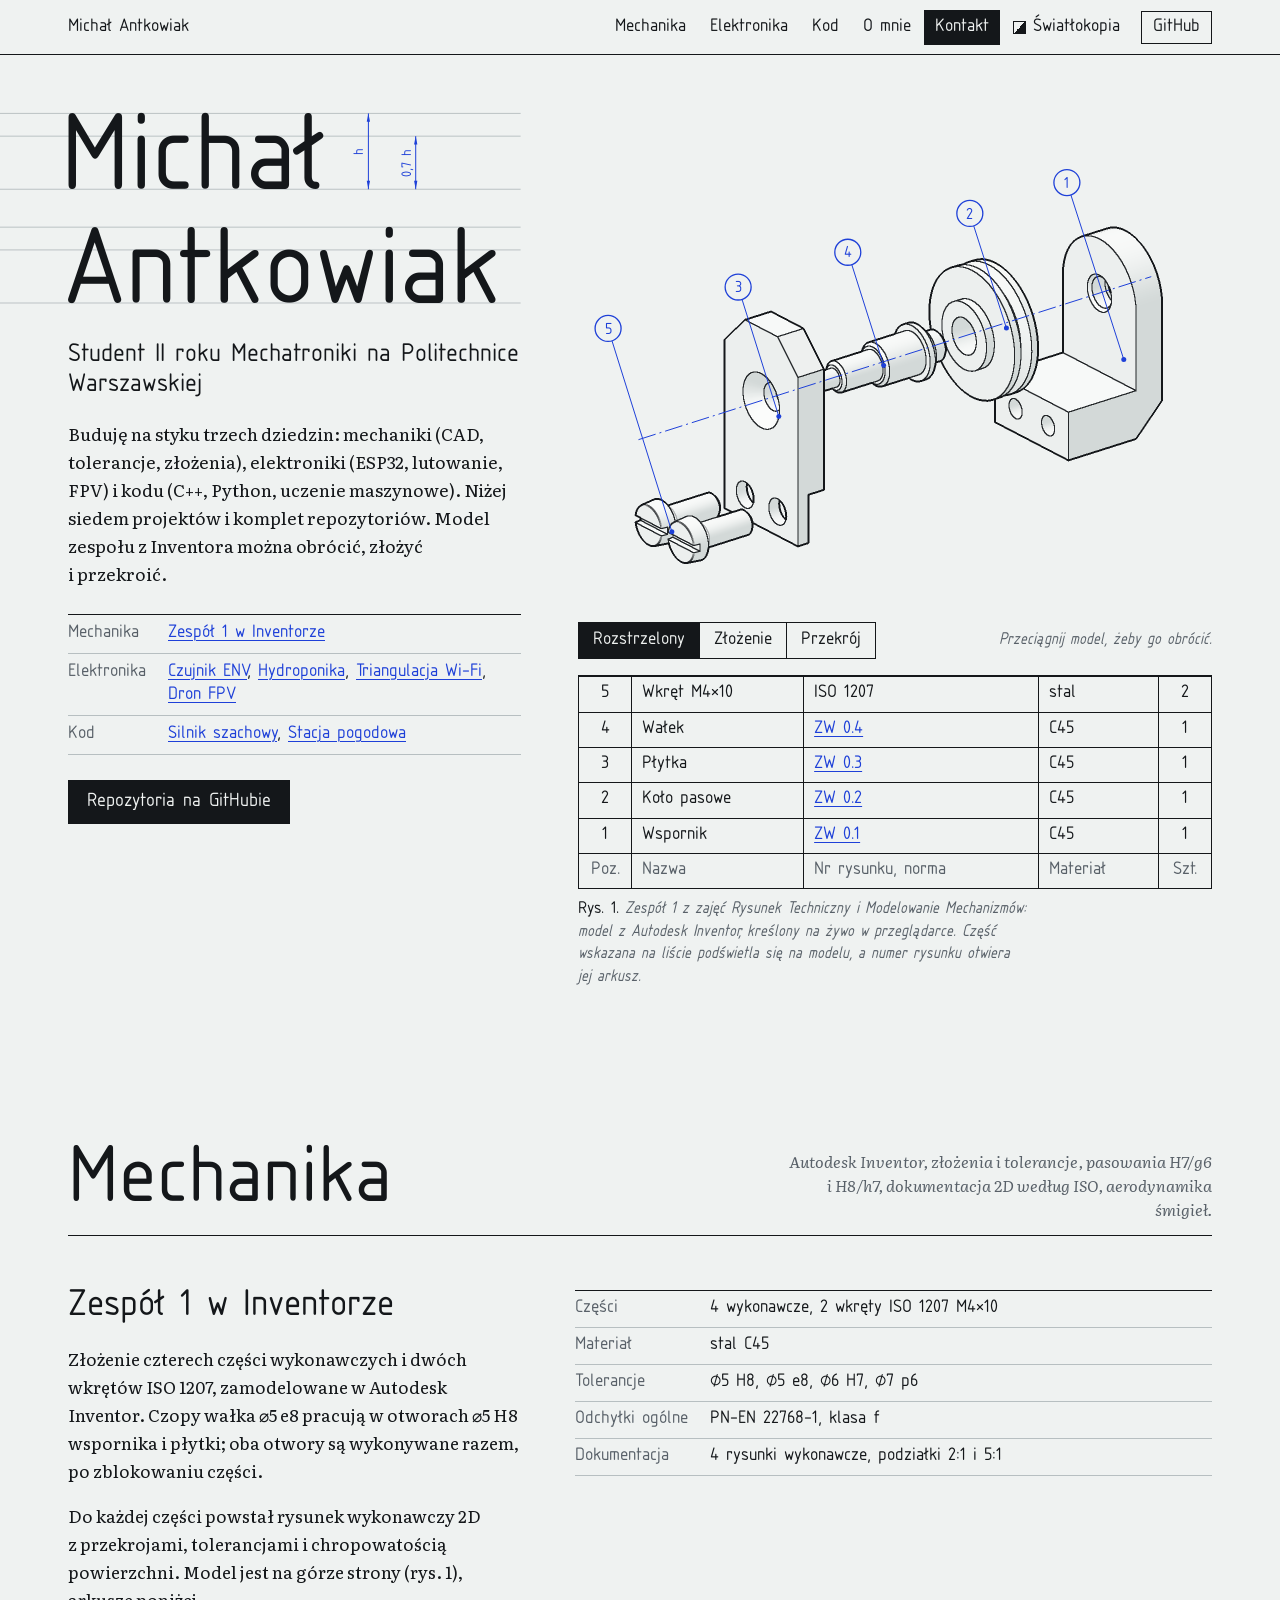
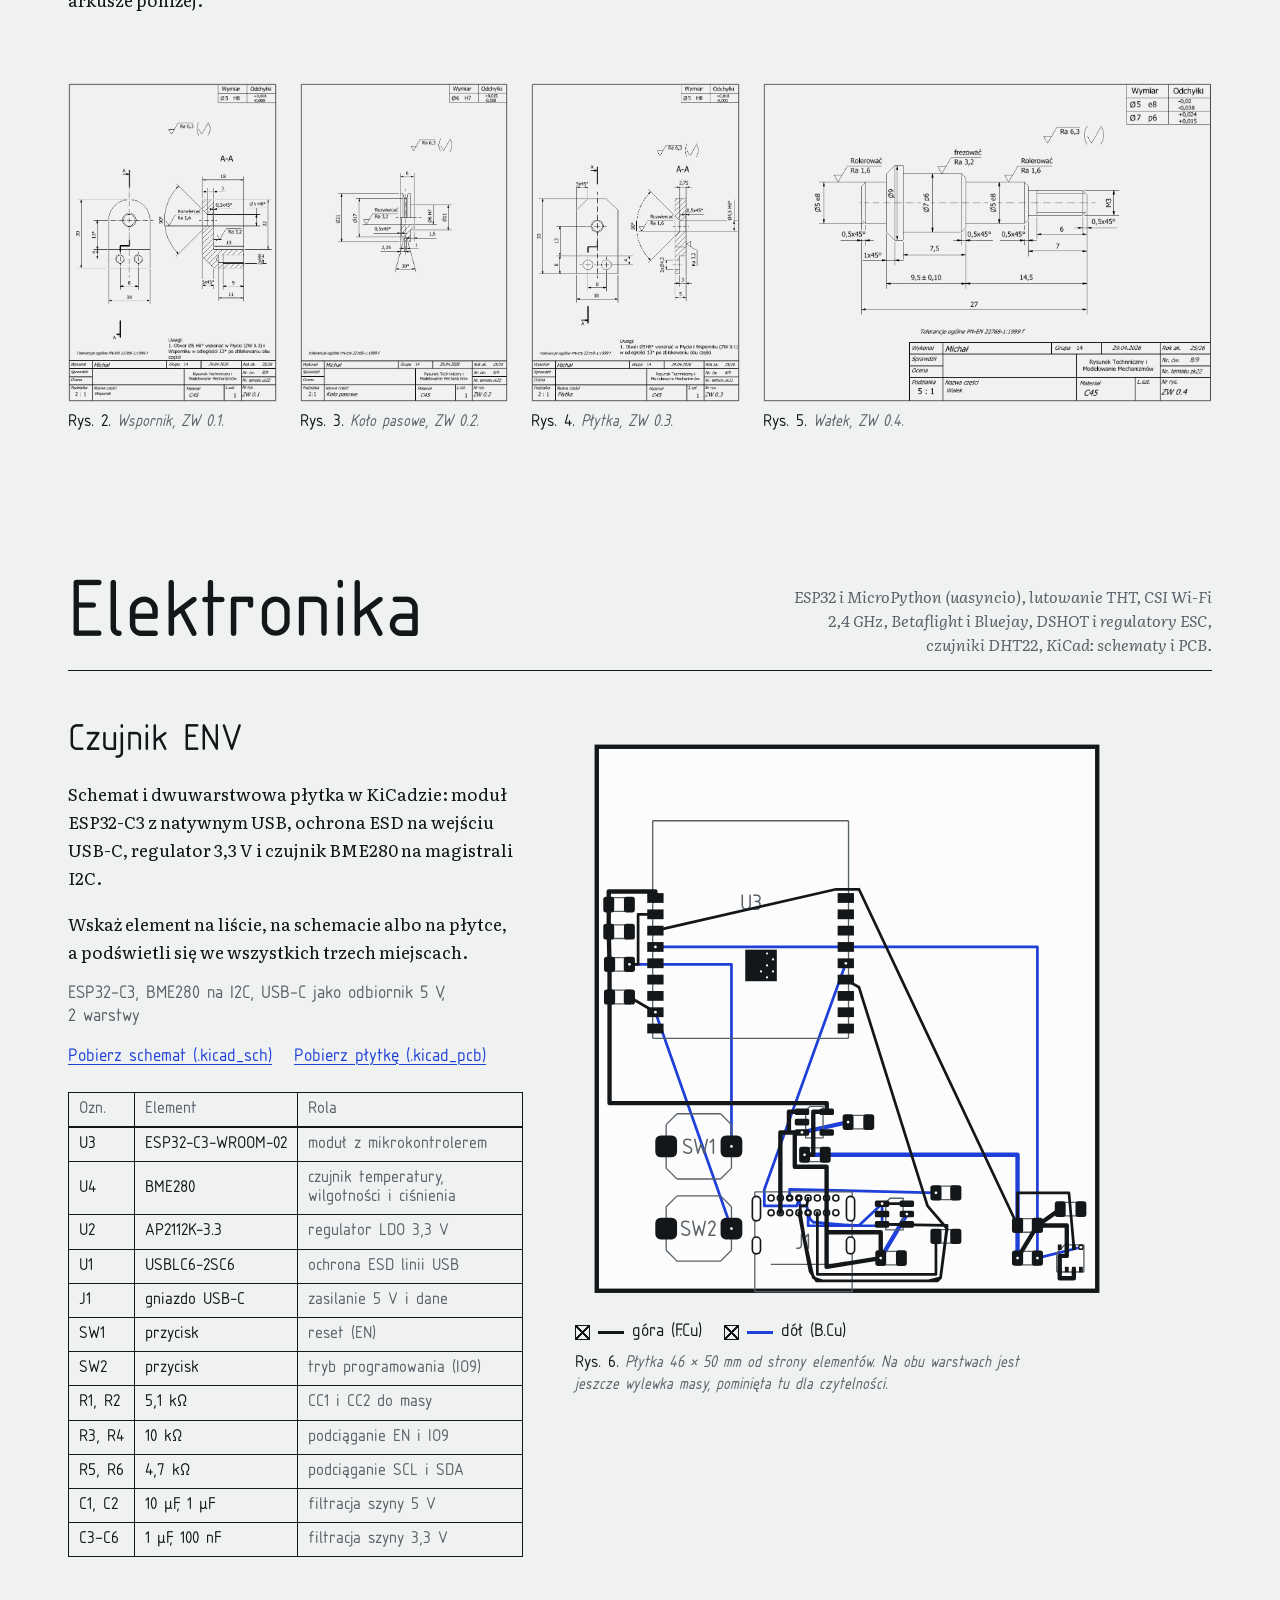
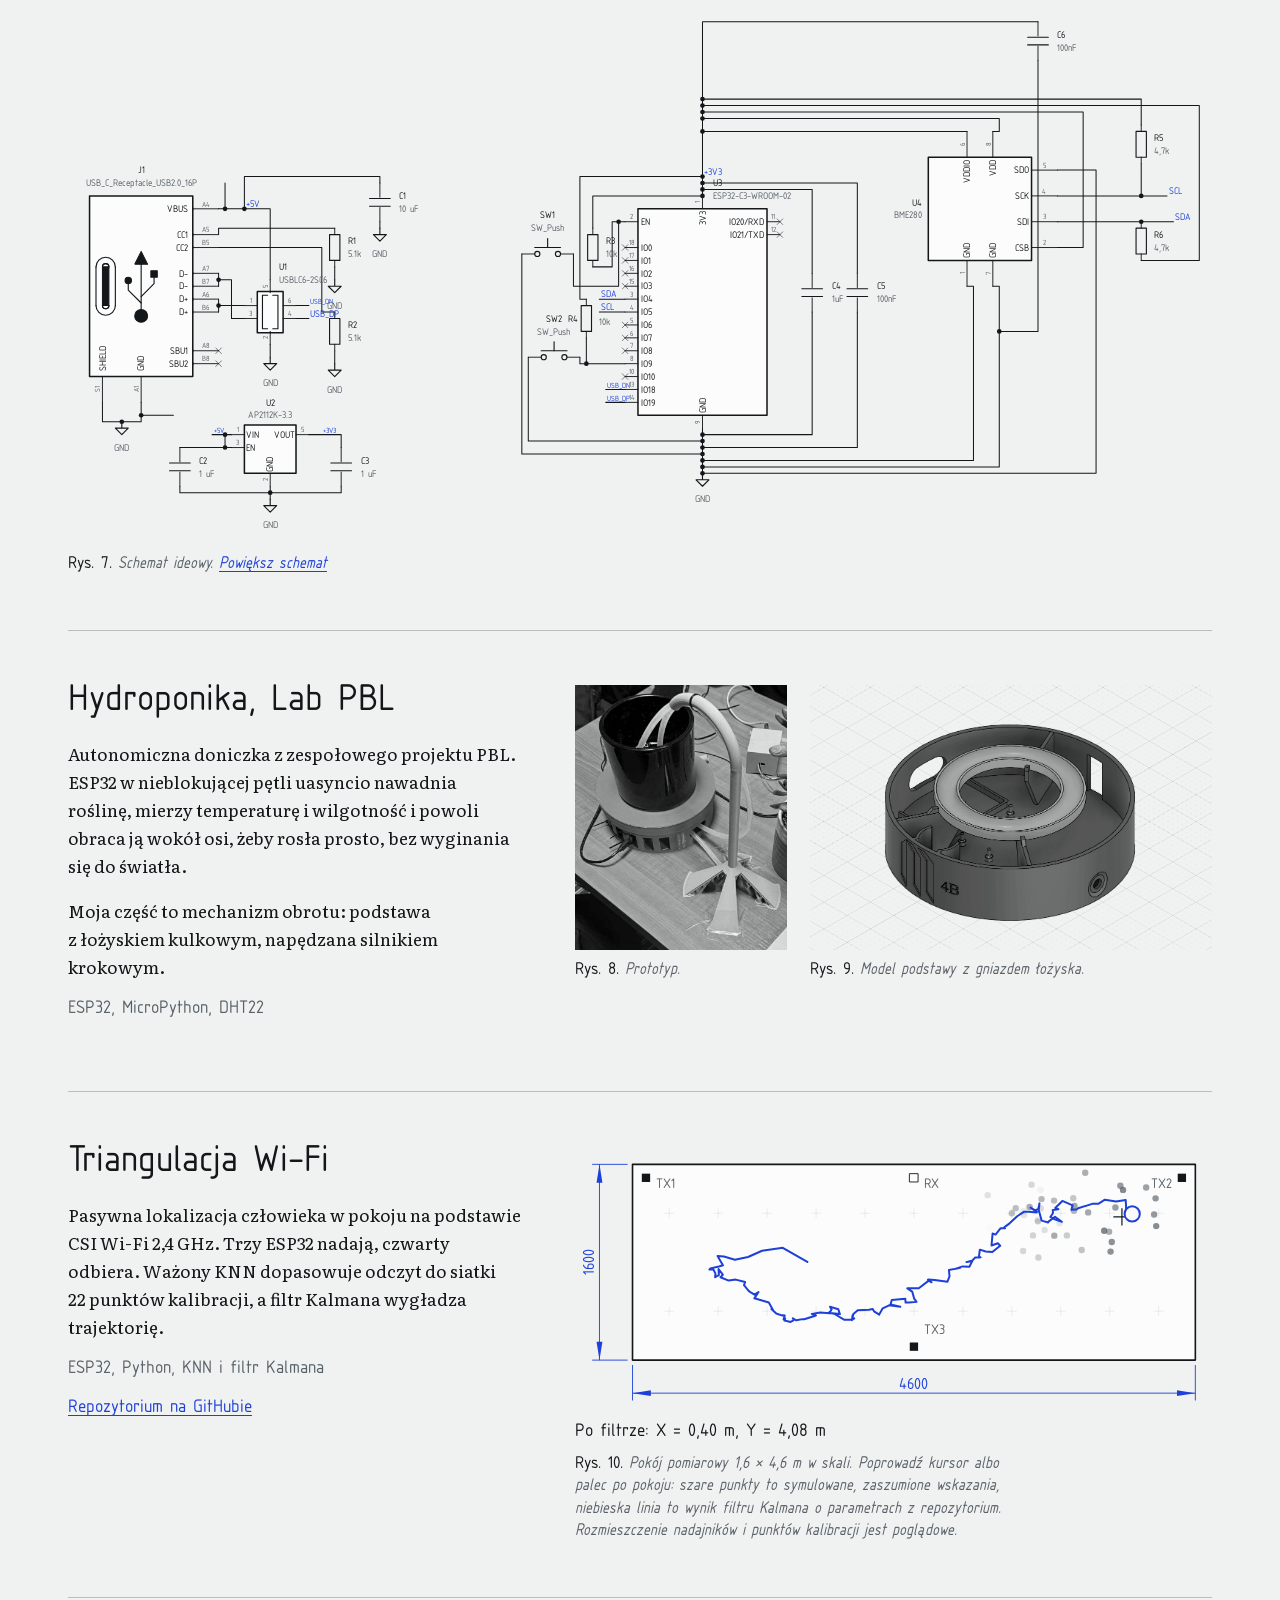
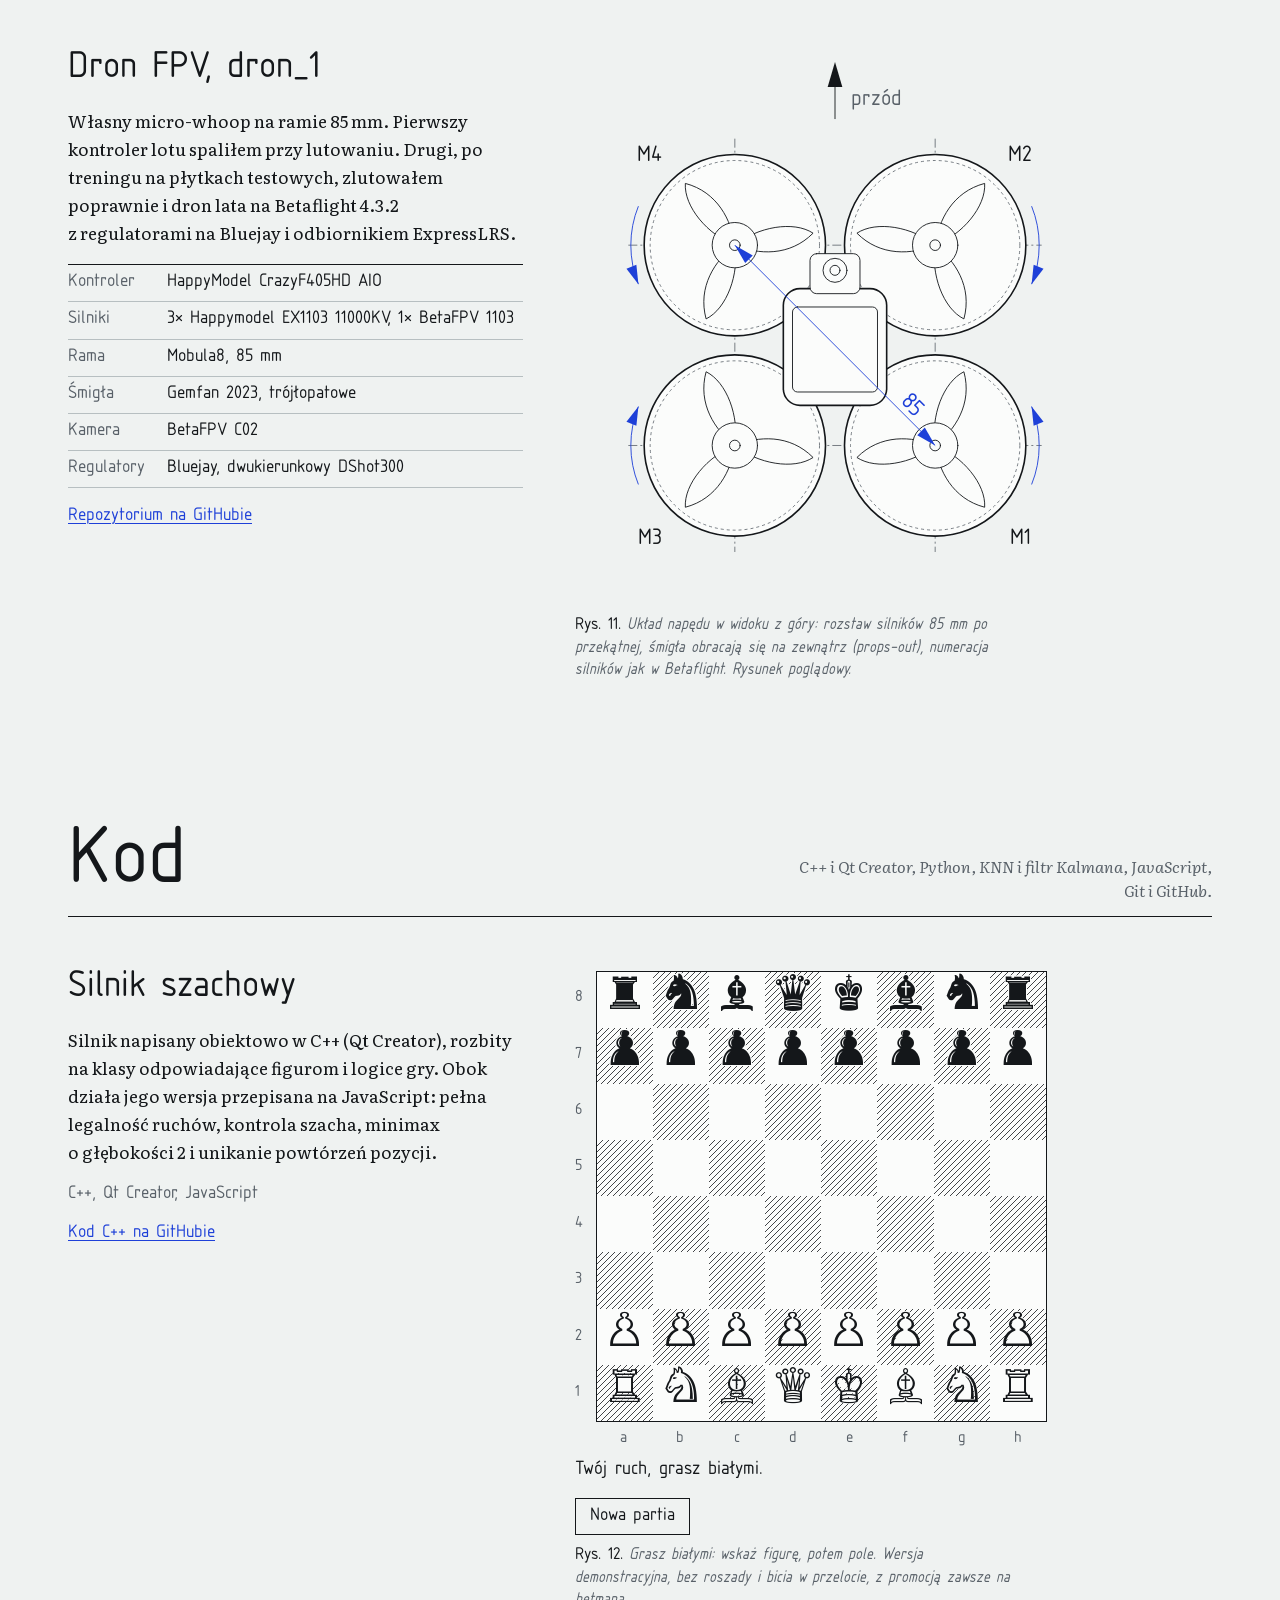
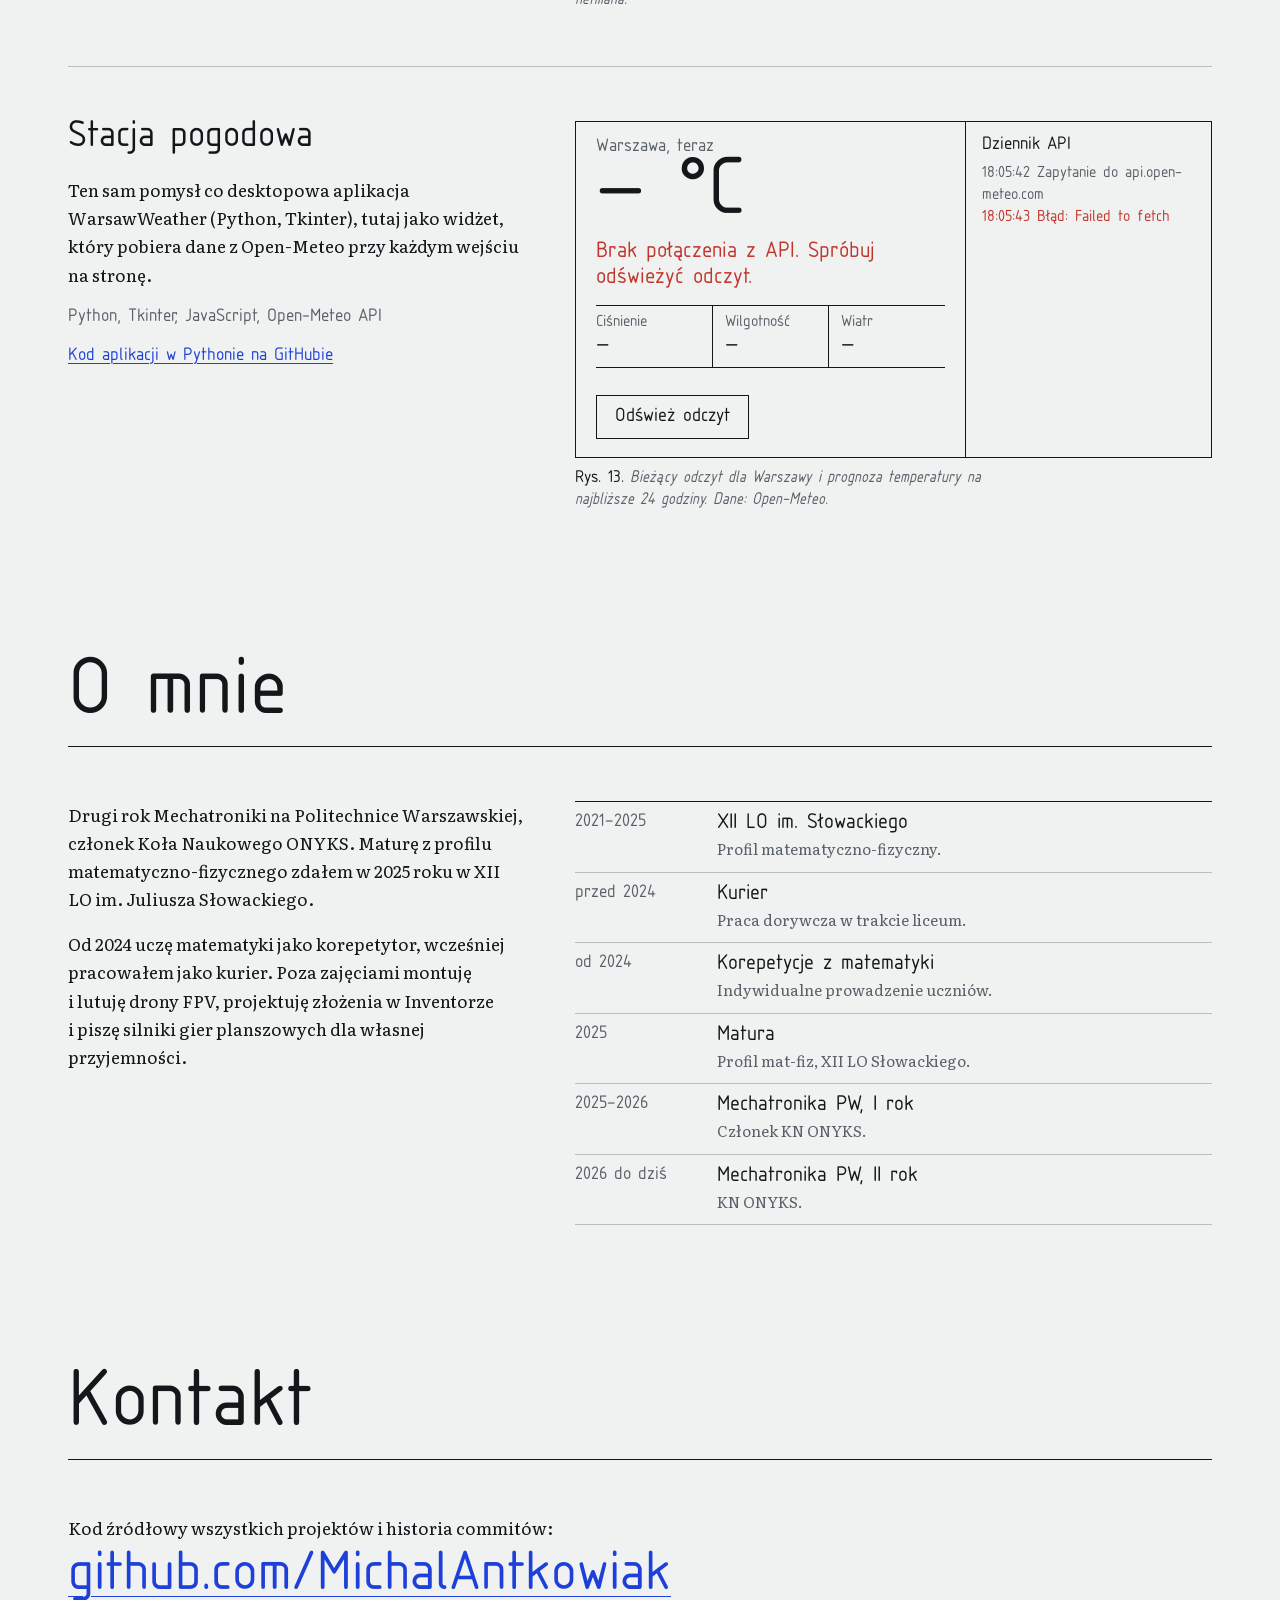
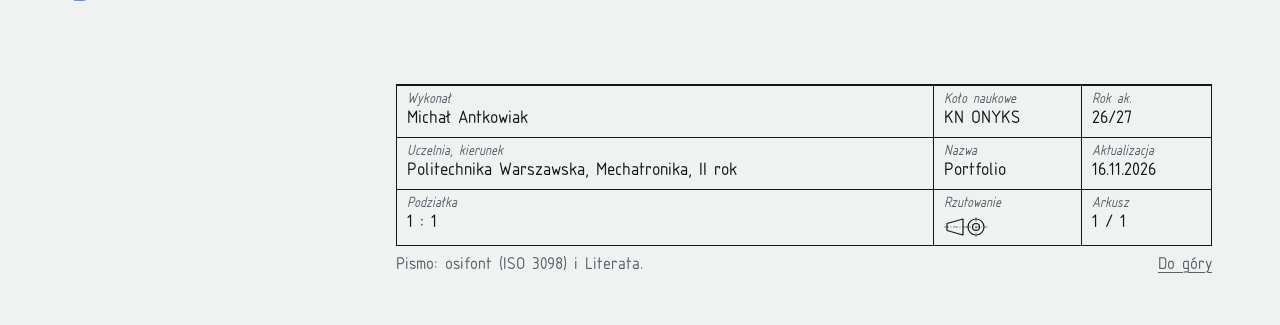
<file: index.html>
<!DOCTYPE html>
<html lang="pl">
<head>
<meta charset="utf-8">
<meta name="viewport" content="width=device-width, initial-scale=1">
<title>Michał Antkowiak, Mechatronika PW: portfolio</title>
<meta name="description" content="Mechanika, elektronika i kod: portfolio Michała Antkowiaka, studenta Mechatroniki na Politechnice Warszawskiej. Inventor, KiCad, ESP32, FPV, silnik szachowy, lokalizacja Wi-Fi.">
<meta name="theme-color" content="#eff2f1">
<meta property="og:type" content="website">
<meta property="og:title" content="Michał Antkowiak, Mechatronika PW">
<meta property="og:description" content="Mechanika, elektronika i kod: siedem projektów, model 3D do obrócenia i komplet repozytoriów.">
<meta property="og:url" content="https://michalantkowiak.github.io/">
<meta property="og:image" content="https://michalantkowiak.github.io/assets/og.png">
<meta property="og:locale" content="pl_PL">
<meta name="twitter:card" content="summary_large_image">
<link rel="icon" href="assets/favicon.svg" type="image/svg+xml">
<link rel="preload" href="assets/fonts/osifont.woff2" as="font" type="font/woff2" crossorigin>
<link rel="preload" href="assets/fonts/literata-400.woff2" as="font" type="font/woff2" crossorigin>
<script>
/* motyw zapamiętany przez czytelnika ustawiamy przed pierwszym malowaniem */
(function(){var d=document.documentElement;d.classList.add('js');try{var t=localStorage.getItem('motyw');if(t==='kalka'||t==='swiatlokopia')d.setAttribute('data-theme',t)}catch(e){}})();
</script>
<style>
/* ================================================================
   Michał Antkowiak — portfolio
   Kalka, tusz i długopis: strona zbudowana jak dokumentacja techniczna.
   Czarny tusz rysuje rzecz, niebieski długopis ją opisuje (wymiary,
   odnośniki, linki), żółty zakreślacz pokazuje to, co jest pod ręką.
   ================================================================ */

/* ---------- czcionki ---------- */
@font-face{font-family:"osifont";src:url("assets/fonts/osifont.woff2") format("woff2");font-style:normal;font-weight:400;font-display:swap}
@font-face{font-family:"osifont";src:url("assets/fonts/osifont-italic.woff2") format("woff2");font-style:italic;font-weight:400;font-display:swap}
@font-face{font-family:"Literata";src:url("assets/fonts/literata-400.woff2") format("woff2");font-style:normal;font-weight:400;font-display:swap}
@font-face{font-family:"Literata";src:url("assets/fonts/literata-400i.woff2") format("woff2");font-style:italic;font-weight:400;font-display:swap}
@font-face{font-family:"Literata";src:url("assets/fonts/literata-600.woff2") format("woff2");font-style:normal;font-weight:600;font-display:swap}
@font-face{font-family:"Figury";src:url("assets/fonts/figury.woff2") format("woff2");font-display:block}

/* ---------- kolory i pismo ---------- */
:root{
  color-scheme:light;
  --paper:#eff2f1;      /* kalka */
  --paper-hi:#fbfcfb;   /* jaśniejsze pole rysunku */
  --paper-lo:#e1e6e5;   /* pole wciśnięte */
  --ink:#14171a;        /* tusz */
  --pencil:#586068;     /* ołówek: opisy drugiego planu */
  --rule:#b7bfc1;       /* linie pomocnicze */
  --pen:#1e40d8;        /* długopis: wymiary, odnośniki, linki */
  --mark:#ffe84d;       /* zakreślacz */
  --on-mark:#14171a;
  --red:#c2352b;        /* korekta: tylko błędy */
  --veil:rgba(239,242,241,.92);
  --w-fill:#fbfcfb; --w-line:#14171a; --b-fill:#14171a; --b-halo:#fbfcfb;
  --zesp-ink:#14171a; --zesp-hot:#14171a; --zesp-lit:#fbfcfb; --zesp-shade:#d3d9d8; --zesp-mark:#ffe84d; --zesp-cut:#fbfcfb;
  --hatch:url("data:image/svg+xml,%3Csvg xmlns='http://www.w3.org/2000/svg' width='6' height='6'%3E%3Cpath d='M-1 1L1 -1M0 6L6 0M5 7L7 5' stroke='%2314171a' stroke-width='.8'/%3E%3C/svg%3E");
  --iso:"osifont","DIN Alternate","Bahnschrift","Arial Narrow",sans-serif;
  --text:"Literata",Georgia,"Times New Roman",serif;
}
/* światłokopia: negatyw rysunku */
:root[data-theme="swiatlokopia"]{
  color-scheme:dark;
  --paper:#11305f; --paper-hi:#193f7c; --paper-lo:#0c254c;
  --ink:#edf3fc; --pencil:#aabfe2; --rule:#3d5a94;
  --pen:#9dd1ff; --mark:#ffe84d; --on-mark:#14171a; --red:#ffa193;
  --veil:rgba(12,37,76,.93);
  --w-fill:#f4f8ff; --w-line:#0a1f44; --b-fill:#071a3a; --b-halo:#c9dcff;
  --zesp-ink:#edf3fc; --zesp-hot:#14171a; --zesp-lit:#1c4484; --zesp-shade:#0b2349; --zesp-mark:#ffe84d; --zesp-cut:#1c4484;
  --hatch:url("data:image/svg+xml,%3Csvg xmlns='http://www.w3.org/2000/svg' width='6' height='6'%3E%3Cpath d='M-1 1L1 -1M0 6L6 0M5 7L7 5' stroke='%23edf3fc' stroke-width='.8'/%3E%3C/svg%3E");
}
@media (prefers-color-scheme:dark){
  :root:not([data-theme="kalka"]){
    color-scheme:dark;
    --paper:#11305f; --paper-hi:#193f7c; --paper-lo:#0c254c;
    --ink:#edf3fc; --pencil:#aabfe2; --rule:#3d5a94;
    --pen:#9dd1ff; --mark:#ffe84d; --on-mark:#14171a; --red:#ffa193;
    --veil:rgba(12,37,76,.93);
    --w-fill:#f4f8ff; --w-line:#0a1f44; --b-fill:#071a3a; --b-halo:#c9dcff;
    --zesp-ink:#edf3fc; --zesp-hot:#14171a; --zesp-lit:#1c4484; --zesp-shade:#0b2349; --zesp-mark:#ffe84d; --zesp-cut:#1c4484;
    --hatch:url("data:image/svg+xml,%3Csvg xmlns='http://www.w3.org/2000/svg' width='6' height='6'%3E%3Cpath d='M-1 1L1 -1M0 6L6 0M5 7L7 5' stroke='%23edf3fc' stroke-width='.8'/%3E%3C/svg%3E");
  }
}

/* ---------- podstawy ---------- */
*,*::before,*::after{box-sizing:border-box}
html{font-size:clamp(100%,calc(.5vw + 8.5px),125%);-webkit-text-size-adjust:100%;text-size-adjust:100%;scroll-behavior:smooth;scroll-padding-top:4.5rem}
body{margin:0;background:var(--paper);color:var(--ink);font:400 1.0625rem/1.65 var(--text);overflow-x:hidden}
h1,h2,h3{font-family:var(--iso);font-weight:400;line-height:1.05;margin:0}
p{margin:0 0 1em}
a{color:var(--pen);text-decoration-thickness:1px;text-underline-offset:.18em}
a:hover{background:var(--mark);color:var(--on-mark);text-decoration-color:transparent}
button{font:inherit;color:inherit}
img,svg{max-width:100%}
:focus-visible{outline:2px solid var(--pen);outline-offset:3px}
::selection{background:var(--mark);color:var(--on-mark)}
.vh{position:absolute;width:1px;height:1px;overflow:hidden;clip-path:inset(50%);white-space:nowrap}
.wrap{max-width:77.5rem;margin-inline:auto;padding-inline:clamp(18px,4vw,48px)}
.nw{white-space:nowrap}
@media (prefers-reduced-motion:reduce){html{scroll-behavior:auto}}

/* ---------- nawigacja ---------- */
.nav{position:sticky;top:0;z-index:40;background:var(--paper);border-bottom:1.5px solid var(--ink)}
.nav-in{display:flex;align-items:center;gap:2px;min-height:3.4rem;overflow-x:auto;scrollbar-width:none}
.nav-in::-webkit-scrollbar{display:none}
.nav a,.nav button{flex:none;font:400 1.0625rem/1 var(--iso);color:var(--ink);text-decoration:none;white-space:nowrap;padding:9px 11px}
.nav-name{margin-right:auto;font-size:1.25rem}
.nav a.nav-name{padding-left:0}
.nav a[aria-current="true"]{background:var(--ink);color:var(--paper)}
.nav a.nav-ext{border:1.5px solid var(--ink);margin-left:8px;padding:7px 11px}
.theme{background:none;border:0;cursor:pointer;display:inline-flex;align-items:center;gap:7px}
.theme:hover{background:var(--mark);color:var(--on-mark)}
.theme i{width:13px;height:13px;border:1.5px solid currentColor;background:linear-gradient(135deg,transparent 50%,currentColor 50%)}

/* ---------- góra strony ---------- */
.hero{padding:clamp(26px,4.2vw,56px) 0 clamp(36px,5vw,72px)}
.hero-grid{display:grid;grid-template-columns:minmax(0,5fr) minmax(0,7fr);gap:clamp(28px,4.5vw,72px);align-items:start}
.name{margin:0 0 clamp(18px,2.4vw,30px);line-height:0}
.name svg{display:block;width:100%;height:auto;overflow:visible}
.nm{font:400 100px var(--iso);fill:var(--ink)}
.gd line{stroke:var(--rule);stroke-width:.9}
.dm line{stroke:var(--pen);stroke-width:1;vector-effect:non-scaling-stroke}
.dm polygon{fill:var(--pen)}
.dm text{font:400 13px var(--iso);fill:var(--pen)}
.role{font:400 clamp(1.25rem,1.9vw,1.5rem)/1.25 var(--iso);margin:0 0 .8em}
.lead{font-size:clamp(1.0625rem,1.35vw,1.1875rem);line-height:1.62;max-width:33em;margin:0 0 1.5em}
.index{display:grid;grid-template-columns:auto minmax(0,1fr);margin:0 0 1.5em;border-top:1px solid var(--ink);font:400 1.0625rem/1.4 var(--iso)}
.index dt{color:var(--pencil);padding:7px 22px 7px 0;border-bottom:1px solid var(--rule)}
.index dd{margin:0;padding:7px 0;border-bottom:1px solid var(--rule)}
.actions{display:flex;flex-wrap:wrap;gap:10px;margin:0}
.btn{display:inline-block;font:400 1.125rem/1 var(--iso);padding:12px 18px;border:1.5px solid var(--ink);color:var(--ink);background:none;text-decoration:none;cursor:pointer}
.btn-fill{background:var(--ink);color:var(--paper)}
.btn:hover{background:var(--mark);color:var(--on-mark)}

/* ---------- rys. 1: zespół ---------- */
.fig{margin:0;min-width:0}
.cap{font:italic 400 1rem/1.4 var(--iso);color:var(--pencil);margin:10px 0 0;max-width:64ch}
.cap b{font-style:normal;font-weight:400;color:var(--ink)}
.zesp-stage{position:relative;aspect-ratio:5/4}
.zesp-stage canvas{position:absolute;inset:0;width:100%;height:100%;touch-action:pan-y;cursor:grab}
.zesp.is-drag canvas{cursor:grabbing}
.zesp-stage svg{position:absolute;inset:0;width:100%;height:100%;pointer-events:none;overflow:visible}
.zesp-balloon{pointer-events:auto;cursor:pointer;opacity:0;transition:opacity .25s}
.zesp-balloon line{stroke:var(--pen);stroke-width:1}
.zesp-dot{fill:var(--pen)}
.zesp-ring{fill:var(--paper);stroke:var(--pen);stroke-width:1.3}
.zesp-balloon text{font:400 .9375rem var(--iso);fill:var(--pen)}
.zesp-balloon.is-on .zesp-ring{fill:var(--mark)}
.zesp-balloon.is-on text{fill:var(--on-mark)}
.zesp-axis{stroke:var(--pen);stroke-width:1;stroke-dasharray:18 4 2 4;opacity:0}
.zesp-msg{position:absolute;left:0;right:0;top:46%;margin:0;text-align:center;font:italic 400 1.0625rem var(--iso);color:var(--pencil);pointer-events:none}
.zesp-poster{position:absolute;inset:0;width:100%;height:100%;object-fit:contain}
.js .zesp:not(.is-static) .zesp-poster{display:none}
.zesp.is-static canvas,.zesp.is-static .zesp-stage svg,.zesp.is-static .seg,.zesp.is-static .hint{display:none}
.zesp.is-static .zesp-msg{top:auto;bottom:0}
.zesp-bar{display:flex;flex-wrap:wrap;align-items:center;justify-content:space-between;gap:8px 20px;margin-top:6px}
.seg{display:inline-flex;border:1.5px solid var(--ink)}
.seg button{font:400 1.0625rem/1 var(--iso);padding:9px 14px;background:none;border:0;border-left:1px solid var(--ink);cursor:pointer}
.seg button:first-child{border-left:0}
.seg button:hover{background:var(--mark);color:var(--on-mark)}
.seg button[aria-pressed="true"]{background:var(--ink);color:var(--paper)}
.hint{font:italic 400 1rem var(--iso);color:var(--pencil);margin:0;transition:opacity .4s}
.zesp.is-touched .hint{opacity:0}
html:not(.js) .zesp-bar{display:none}

/* lista części: jak na rysunku złożeniowym, numeracja od dołu */
.bom{width:100%;margin-top:16px;border-collapse:collapse;border:1.5px solid var(--ink);font:400 1.0625rem/1.2 var(--iso)}
.bom td,.bom th{padding:7px 10px;border:1px solid var(--ink);text-align:left;font-weight:400}
.bom td:first-child,.bom th:first-child,.bom td:last-child,.bom th:last-child{text-align:center;width:3.1em}
.bom tfoot th{border-top:1.5px solid var(--ink);color:var(--pencil)}
.bom tbody tr{cursor:default}
.bom tbody tr.is-on{background:var(--mark);color:var(--on-mark)}
.bom tbody tr.is-on .link{color:var(--on-mark)}
.parts{font-size:1rem;margin-top:1.4em}
.parts td:first-child,.parts th:first-child{width:auto;white-space:nowrap;text-align:left}
.parts td:nth-child(2){white-space:nowrap}
.parts td:last-child,.parts th:last-child{width:auto;text-align:left;color:var(--pencil)}
.parts tr.is-on td:last-child{color:var(--on-mark)}
.parts thead th{color:var(--pencil);border-bottom:1.5px solid var(--ink)}
.pcb-fig{max-width:34rem}
.fig-narrow{max-width:32.5rem}
.link{font:inherit;color:var(--pen);background:none;border:0;padding:0;cursor:pointer;text-decoration:underline;text-decoration-thickness:1px;text-underline-offset:.18em}
.link:hover{background:var(--mark);color:var(--on-mark)}

/* ---------- rozdziały ---------- */
.chapter{padding-top:clamp(52px,7.5vw,108px)}
.chapter-head{display:grid;grid-template-columns:auto minmax(0,1fr);gap:10px 48px;align-items:end;padding-bottom:14px;border-bottom:1.5px solid var(--ink)}
.chapter-head h2{font-size:clamp(2.75rem,6.4vw,4.75rem);line-height:.92}
.tools{justify-self:end;max-width:48ch;margin:0;text-align:right;font:italic 400 1rem/1.5 var(--text);color:var(--pencil)}
.project{display:grid;grid-template-columns:minmax(0,5fr) minmax(0,7fr);gap:clamp(24px,4vw,64px);align-items:start;padding:clamp(30px,4.2vw,56px) 0;border-bottom:1px solid var(--rule)}
.project:last-child{border-bottom:0}
.project h3{font-size:clamp(1.75rem,2.7vw,2.25rem);margin-bottom:.55em}
.project p{max-width:36em}
.wide{grid-column:1/-1}
.stack{font:400 1.0625rem/1.4 var(--iso);color:var(--pencil);margin:0 0 .9em}
.links{display:flex;flex-wrap:wrap;gap:6px 22px;margin:0;font:400 1.0625rem/1.4 var(--iso)}
.links-gap{margin-top:1em}
.specs{margin:0;display:grid;grid-template-columns:auto minmax(0,1fr);border-top:1px solid var(--ink);font:400 1.0625rem/1.3 var(--iso)}
.specs dt{color:var(--pencil);padding:7px 22px 7px 0;border-bottom:1px solid var(--rule)}
.specs dd{margin:0;padding:7px 0;border-bottom:1px solid var(--rule)}

/* arkusze i zdjęcia do powiększenia */
.zoom{display:block;width:100%;padding:0;border:0;background:none;cursor:zoom-in}
.zoom img{display:block;width:100%;height:auto}
.zoom:hover{background:var(--mark);outline:3px solid var(--mark)}
.sheets{display:grid;grid-template-columns:.653fr .652fr .654fr 1.405fr;gap:clamp(12px,1.8vw,24px);align-items:start}
.pair{display:grid;grid-template-columns:.8fr 1.516fr;gap:clamp(12px,1.8vw,24px);align-items:end}
.print img{filter:grayscale(1) contrast(1.06);mix-blend-mode:multiply}
.print .zoom:hover{background:none}
:root[data-theme="swiatlokopia"] .ink-img{filter:invert(1)}
:root[data-theme="swiatlokopia"] .zoom:hover .ink-img{filter:none}
:root[data-theme="swiatlokopia"] .print img{mix-blend-mode:screen}
:root[data-theme="swiatlokopia"] .print .neg{filter:grayscale(1) invert(1) contrast(1.1)}
@media (prefers-color-scheme:dark){
  :root:not([data-theme="kalka"]) .ink-img{filter:invert(1)}
  :root:not([data-theme="kalka"]) .zoom:hover .ink-img{filter:none}
  :root:not([data-theme="kalka"]) .print img{mix-blend-mode:screen}
  :root:not([data-theme="kalka"]) .print .neg{filter:grayscale(1) invert(1) contrast(1.1)}
}

/* ---------- KiCad: schemat i płytka ---------- */
.kicad{position:relative}
.kicad svg{display:block;width:100%;height:auto}
.kicad text{font-family:var(--iso)}
.cmp{cursor:pointer;outline:0;--c:var(--ink);--c2:var(--pencil)}
.cmp.is-on{--c:var(--on-mark);--c2:var(--on-mark)}
.cmp .hit{fill:transparent}
.cmp.is-on .hit{fill:var(--mark)}
.sch .body{fill:var(--paper-hi);stroke:var(--c,var(--ink));stroke-width:.3;stroke-linejoin:round}
.sch .cmp.is-on .body{fill:var(--mark)}
.sch .gfx{fill:none;stroke:var(--c,var(--ink));stroke-width:.22;stroke-linejoin:round;stroke-linecap:round}
.sch .solid{fill:var(--c,var(--ink));stroke:var(--c,var(--ink));stroke-width:.2;stroke-linejoin:round}
.sch .pin{stroke:var(--c,var(--ink));stroke-width:.18;stroke-linecap:round}
.sch .wire{fill:none;stroke:var(--ink);stroke-width:.2;stroke-linecap:round;stroke-linejoin:round}
.sch .junc{fill:var(--ink)}
.sch .nc{fill:none;stroke:var(--pencil);stroke-width:.16}
.sch .ref,.sch .pname{fill:var(--c,var(--ink))}
.sch .val,.sch .pnum,.sch .pwrval{fill:var(--c2,var(--pencil))}
.sch .net{fill:var(--pen)}
.pcb .edge{fill:var(--paper-hi);stroke:var(--ink);stroke-width:.4}
.pcb .tr-f{fill:none;stroke:var(--ink);stroke-linecap:round;stroke-linejoin:round}
.pcb .tr-b{fill:none;stroke:var(--pen);stroke-linecap:round;stroke-linejoin:round}
.pcb .pad,.pcb .via{fill:var(--c,var(--ink))}
.pcb .hole{fill:var(--paper-hi)}
.pcb .fab{fill:none;stroke:var(--c2,var(--pencil));stroke-width:.12}
.pcb .ref{fill:var(--c2,var(--pencil))}
.pcb.hide-f .lay-f,.pcb.hide-b .lay-b{display:none}
/* ścieżki, przewody i opisy nie zasłaniają elementów przed wskaźnikiem */
.pcb .lay-f,.pcb .lay-b,.pcb .vias,.sch .wire,.sch .junc,.sch .nc,.sch .net,.sch .pwr{pointer-events:none}
.probe{position:absolute;z-index:3;transform:translate(-50%,-100%);margin-top:-6px;padding:4px 9px;background:var(--mark);color:var(--on-mark);font:400 1rem/1.2 var(--iso);white-space:nowrap;pointer-events:none;border:1px solid var(--on-mark)}
.probe[hidden]{display:none}
.layers{display:flex;flex-wrap:wrap;gap:6px 22px;margin-top:10px;font:400 1.0625rem/1.2 var(--iso)}
.layers label{display:inline-flex;align-items:center;gap:8px;cursor:pointer}
.layers input{appearance:none;-webkit-appearance:none;width:15px;height:15px;margin:0;border:1.5px solid var(--ink);background:none;cursor:pointer}
.layers input:checked{background:linear-gradient(45deg,transparent 44%,var(--ink) 44% 56%,transparent 56%),linear-gradient(-45deg,transparent 44%,var(--ink) 44% 56%,transparent 56%)}
.layers i{width:26px;height:0;border-top:3px solid var(--ink)}
.layers i.b{border-color:var(--pen)}
.sch-scroll{overflow-x:auto;-webkit-overflow-scrolling:touch}
.sch-scroll svg{min-width:880px}

/* ---------- rysunki poglądowe: pokój i dron ---------- */
.dwg{display:block;width:100%;height:auto;overflow:visible}
.dwg text{font-family:var(--iso)}
.dwg .o{fill:none;stroke:var(--ink);stroke-width:1.6;vector-effect:non-scaling-stroke;stroke-linejoin:round;stroke-linecap:round}
.dwg .t{fill:none;stroke:var(--ink);stroke-width:.9;vector-effect:non-scaling-stroke;stroke-linejoin:round;stroke-linecap:round}
.dwg .f{fill:var(--paper-hi)}
.dwg .c{fill:none;stroke:var(--pencil);stroke-width:.8;vector-effect:non-scaling-stroke;stroke-dasharray:9 3 2 3}
.dwg .g{fill:none;stroke:var(--pencil);stroke-width:.8;vector-effect:non-scaling-stroke}
.dwg .d{fill:none;stroke:var(--pen);stroke-width:.9;vector-effect:non-scaling-stroke}
.dwg .da{fill:var(--pen)}
.dwg .dt{fill:var(--pen)}
.dwg .lt{fill:var(--pencil)}
.dwg .it{fill:var(--ink)}
.tri-room{cursor:crosshair;touch-action:pan-y}
.tri-raw circle{fill:var(--pencil)}
.tri-path{fill:none;stroke:var(--pen);stroke-width:2;vector-effect:non-scaling-stroke;stroke-linejoin:round;stroke-linecap:round}
.tri-est{fill:var(--paper-hi);stroke:var(--pen);stroke-width:2;vector-effect:non-scaling-stroke}
.tri-true{stroke:var(--ink);stroke-width:1.2;vector-effect:non-scaling-stroke}
.readout{font:400 1.0625rem/1.3 var(--iso);margin:8px 0 0;min-height:1.3em}

/* ---------- szachy ---------- */
.chs{max-width:29.5rem}
.chs-frame{display:grid;grid-template-columns:1.25em minmax(0,1fr);grid-template-rows:auto 1.5em}
.chs-ranks{display:grid;grid-template-rows:repeat(8,1fr);align-items:center;font:400 .9375rem/1 var(--iso);color:var(--pencil)}
.chs-files{grid-column:2;display:grid;grid-template-columns:repeat(8,1fr);align-items:end;text-align:center;font:400 .9375rem/1 var(--iso);color:var(--pencil)}
.chs-board{display:grid;grid-template-columns:repeat(8,1fr);border:1.5px solid var(--ink);container-type:inline-size}
.chs-sq{position:relative;aspect-ratio:1;margin:0;padding:0;border:0;background-color:var(--paper-hi);cursor:pointer;overflow:hidden}
.chs-sq.chs-d{background-image:var(--hatch);background-size:6px 6px}
.chs-sq:focus-visible{outline-offset:-3px;z-index:1}
.chs-sq.chs-last{box-shadow:inset 0 0 0 3px var(--mark)}
.chs-sq.chs-sel{background-color:var(--mark);background-image:none}
.chs-sq.chs-tgt::after{content:"";position:absolute;inset:39%;border-radius:50%;background:var(--pen)}
.chs-sq.chs-tgt.chs-cap::after{inset:7%;background:none;border:3px solid var(--pen)}
.pc{position:absolute;inset:0}
.pc::before,.pc::after{position:absolute;inset:0;display:grid;place-items:center;font:400 min(44px,9.4vw)/1 "Figury",sans-serif}
@supports (font-size:1cqi){.pc::before,.pc::after{font-size:10.2cqi}}
.pc[data-c="w"]::before{content:attr(data-s);color:var(--w-fill)}
.pc[data-c="w"]::after{content:attr(data-o);color:var(--w-line)}
.pc[data-c="b"]::after{content:attr(data-s);color:var(--b-fill);text-shadow:1px 0 var(--b-halo),-1px 0 var(--b-halo),0 1px var(--b-halo),0 -1px var(--b-halo),1px 1px var(--b-halo),-1px -1px var(--b-halo),1px -1px var(--b-halo),-1px 1px var(--b-halo)}
.chs-status{font:400 1.125rem/1.3 var(--iso);margin:12px 0 4px;min-height:1.3em}
.chs-status.chs-think{color:var(--pencil)}
.chs-status.chs-over{display:inline-block;background:var(--mark);color:var(--on-mark);padding:0 6px}
.chs-moves{list-style:none;margin:0 0 12px;padding:0;display:flex;flex-wrap:wrap;gap:0 16px;font:400 1rem/1.5 var(--iso);color:var(--pencil);max-height:4.5em;overflow-y:auto}
.chs-moves li b{font-weight:400;color:var(--ink)}
.chs-foot{display:flex;flex-wrap:wrap;align-items:center;gap:8px 18px}
.chs-reset{font:400 1.0625rem/1 var(--iso);padding:9px 14px;border:1.5px solid var(--ink);background:none;cursor:pointer}
.chs-reset:hover{background:var(--mark);color:var(--on-mark)}

/* ---------- stacja pogodowa ---------- */
.wx{display:grid;grid-template-columns:minmax(0,1fr) minmax(0,14.5em);border:1.5px solid var(--ink)}
.wx-main{padding:16px 20px 18px}
.wx-place{font:400 1.0625rem/1.2 var(--iso);color:var(--pencil);margin:0 0 2px}
.wx-now{display:flex;flex-wrap:wrap;align-items:baseline;gap:4px 20px}
.wx-temp{font:400 clamp(3.4rem,6.4vw,4.75rem)/1 var(--iso)}
.wx-desc{font:400 1.3125rem/1.2 var(--iso)}
.wx-desc.is-err{color:var(--red)}
.wx-vals{display:grid;grid-template-columns:repeat(3,minmax(0,1fr));margin:14px 0 12px;border-block:1px solid var(--ink)}
.wx-vals div{padding:8px 12px;border-left:1px solid var(--ink)}
.wx-vals div:first-child{padding-left:0;border-left:0}
.wx-vals dt{font:400 .9375rem/1.2 var(--iso);color:var(--pencil)}
.wx-vals dd{margin:2px 0 0;font:400 1.3125rem/1.2 var(--iso)}
.wx-chart{min-height:1px}
.wx-chart svg{display:block;width:100%;height:auto;overflow:visible}
.wx-chart text{font:400 11px var(--iso);fill:var(--pencil)}
.wx-chart .ax{stroke:var(--ink);stroke-width:1;vector-effect:non-scaling-stroke}
.wx-chart .tk{stroke:var(--rule);stroke-width:1;vector-effect:non-scaling-stroke}
.wx-chart .ln{fill:none;stroke:var(--ink);stroke-width:1.6;vector-effect:non-scaling-stroke;stroke-linejoin:round}
.wx-chart .now{fill:var(--paper-hi);stroke:var(--pen);stroke-width:2;vector-effect:non-scaling-stroke}
.wx-chart .nowt{fill:var(--pen)}
.wx-btn{margin-top:14px}
.wx-log{border-left:1px solid var(--ink);padding:14px 16px;font:400 .9375rem/1.45 var(--iso);color:var(--pencil);min-width:0}
.wx-log h4{font:400 1.0625rem/1.2 var(--iso);color:var(--ink);margin:0 0 8px}
.wx-lines{margin:0;padding:0;list-style:none;max-height:15.5em;overflow-y:auto;overflow-wrap:anywhere}
.wx-lines .is-err{color:var(--red)}

/* ---------- o mnie, kontakt ---------- */
.about{display:grid;grid-template-columns:minmax(0,5fr) minmax(0,7fr);gap:clamp(24px,4vw,64px);padding:clamp(30px,4.2vw,56px) 0}
.about p{max-width:36em}
.tl{list-style:none;margin:0;padding:0;border-top:1px solid var(--ink)}
.tl li{display:grid;grid-template-columns:7.2em minmax(0,1fr);gap:0 20px;padding:10px 0 11px;border-bottom:1px solid var(--rule)}
.tl time,.tl .when{font:400 1.0625rem/1.35 var(--iso);color:var(--pencil)}
.tl h3{font-size:1.25rem;line-height:1.25}
.tl p{margin:1px 0 0;font-size:.9375rem;line-height:1.5;color:var(--pencil)}
.contact{padding:clamp(30px,4.2vw,56px) 0 clamp(40px,6vw,80px)}
.contact p{margin:0 0 .5em}
.big-link{font:400 clamp(1.75rem,4.6vw,3.25rem)/1.1 var(--iso);text-underline-offset:.14em}

/* tabliczka rysunkowa */
.foot{padding-bottom:clamp(24px,4vw,48px)}
.tb{width:100%;max-width:51rem;margin-left:auto;border-collapse:collapse;border:1.5px solid var(--ink);font:400 1.0625rem/1.25 var(--iso)}
.tb td{border:1px solid var(--ink);padding:6px 10px 7px;vertical-align:top}
.tb small{display:block;font:italic 400 .875rem/1.2 var(--iso);color:var(--pencil)}
.tb .proj{display:block;width:44px;height:22px;margin-top:3px;color:var(--ink)}
.foot-row{display:flex;justify-content:space-between;flex-wrap:wrap;gap:8px 20px;max-width:51rem;margin:10px 0 0 auto;font:400 1rem/1.3 var(--iso);color:var(--pencil)}
.foot-row a{color:var(--pencil)}
.foot-row a:hover{color:var(--on-mark)}

/* ---------- powiększenie ---------- */
.lb{padding:0;border:1.5px solid var(--ink);background:var(--paper);color:var(--ink);max-width:min(96vw,1500px);max-height:94vh;max-height:94dvh}
.lb::backdrop{background:var(--veil)}
.lb-in{display:grid;grid-template-rows:auto minmax(0,1fr)}
.lb-bar{display:flex;align-items:center;justify-content:space-between;gap:16px;padding:8px 8px 8px 14px;border-bottom:1px solid var(--ink);font:400 1.0625rem/1.2 var(--iso)}
.lb-bar button{font:400 1.0625rem/1 var(--iso);padding:8px 12px;border:1.5px solid var(--ink);background:none;cursor:pointer}
.lb-bar button:hover{background:var(--mark);color:var(--on-mark)}
.lb-body{overflow:auto;max-height:calc(94vh - 52px);max-height:calc(94dvh - 52px);padding:14px}
.lb-body img{display:block;max-width:100%;max-height:calc(94vh - 84px);height:auto;margin:auto}
.lb-body svg{display:block;width:min(1900px,220vw);max-width:none;height:auto}

/* ---------- wejście: jedna sekwencja przy otwarciu strony ---------- */
@media (prefers-reduced-motion:no-preference){
  .js .gd line{stroke-dasharray:3440;stroke-dashoffset:1300;animation:kresl .9s cubic-bezier(.3,.6,.2,1) forwards}
  .js .nm{clip-path:inset(-10% 100% -10% -5%);animation:pisz .85s .3s cubic-bezier(.3,.6,.2,1) forwards}
  .js .nm + .nm{animation-delay:.55s}
  .js .dm{opacity:0;animation:pokaz .5s 1.25s forwards}
}
@keyframes kresl{to{stroke-dashoffset:0}}
@keyframes pisz{to{clip-path:inset(-10% -5% -10% -5%)}}
@keyframes pokaz{to{opacity:1}}

/* ---------- mniejsze ekrany ---------- */
@media (max-width:980px){
  .hero-grid{grid-template-columns:minmax(0,1fr)}
  .name{max-width:35rem}
  .project,.about{grid-template-columns:minmax(0,1fr)}
  .chapter-head{grid-template-columns:minmax(0,1fr)}
  .tools{justify-self:start;text-align:left}
}
@media (max-width:720px){
  .nav a[data-spy]{display:none}
  .sheets{grid-template-columns:repeat(3,minmax(0,1fr))}
  .sheets .fig:last-child{grid-column:1/-1}
  .wx{grid-template-columns:minmax(0,1fr)}
  .wx-log{border-left:0;border-top:1px solid var(--ink)}
  .wx-lines{max-height:8em}
  .zesp-stage{aspect-ratio:1}
  .pair{grid-template-columns:minmax(0,1fr)}
}
@media (max-width:520px){
  .bom .mat{display:none}
  .parts td:nth-child(2){white-space:normal}
  .bom td,.bom th{padding:7px 7px}
  .seg button{padding:9px 10px}
  .tl li{grid-template-columns:minmax(0,1fr)}
  .tb td{padding:5px 7px 6px}
}

/* ---------- druk ---------- */
@media print{
  .nav,.zesp-bar,.theme,.layers,.chs-foot,.wx-btn{display:none}
  body{background:#fff}
  .project{break-inside:avoid}
}
</style>
</head>
<body>

<nav class="nav" aria-label="Główna">
  <div class="wrap nav-in">
    <a class="nav-name" href="#start">Michał Antkowiak</a>
    <a href="#mechanika" data-spy>Mechanika</a>
    <a href="#elektronika" data-spy>Elektronika</a>
    <a href="#kod" data-spy>Kod</a>
    <a href="#o-mnie" data-spy>O mnie</a>
    <a href="#kontakt" data-spy>Kontakt</a>
    <button class="theme" type="button" id="theme" hidden><i aria-hidden="true"></i><span></span></button>
    <a class="nav-ext" href="https://github.com/MichalAntkowiak?tab=repositories" target="_blank" rel="noopener">GitHub</a>
  </div>
</nav>

<main>

<!-- ============ GÓRA STRONY ============ -->
<header class="hero" id="start">
  <div class="wrap hero-grid">
    <div>
      <h1 class="name">
        <span class="vh">Michał Antkowiak</span>
        <!-- Imię i nazwisko pismem technicznym ISO 3098 na liniach pomocniczych:
             h to wysokość wielkiej litery, małe litery mają 0,7 h. -->
        <svg viewBox="0 0 440 196" aria-hidden="true" focusable="false">
          <g class="gd">
            <line x1="-3000" x2="440" y1="4.27" y2="4.27"/><line x1="-3000" x2="440" y1="26.4" y2="26.4"/><line x1="-3000" x2="440" y1="78" y2="78"/>
            <line x1="-3000" x2="440" y1="114.87" y2="114.87"/><line x1="-3000" x2="440" y1="137" y2="137"/><line x1="-3000" x2="440" y1="188.6" y2="188.6"/>
          </g>
          <text class="nm" x="-7.3" y="78">Michał</text>
          <text class="nm" x="-4.9" y="188.6">Antkowiak</text>
          <g class="dm">
            <line x1="292" x2="292" y1="4.27" y2="78"/>
            <polygon points="292,4.27 290.4,12.5 293.6,12.5"/><polygon points="292,78 290.4,69.8 293.6,69.8"/>
            <text x="287" y="41.1" text-anchor="middle" transform="rotate(-90 287 41.1)">h</text>
            <line x1="338" x2="338" y1="26.4" y2="78"/>
            <polygon points="338,26.4 336.4,34.6 339.6,34.6"/><polygon points="338,78 336.4,69.8 339.6,69.8"/>
            <text x="333" y="52.2" text-anchor="middle" transform="rotate(-90 333 52.2)">0,7 h</text>
          </g>
        </svg>
      </h1>
      <p class="role">Student II roku Mechatroniki na&nbsp;Politechnice Warszawskiej</p>
      <p class="lead">Buduję na styku trzech dziedzin: mechaniki (CAD, tolerancje, złożenia), elektroniki (ESP32, lutowanie, FPV) i&nbsp;kodu (C++, Python, uczenie maszynowe). Niżej siedem projektów i&nbsp;komplet repozytoriów. Model zespołu z&nbsp;Inventora można obrócić, złożyć i&nbsp;przekroić.</p>
      <dl class="index" aria-label="Spis projektów">
        <dt>Mechanika</dt><dd><a href="#zespol-1">Zespół 1 w&nbsp;Inventorze</a></dd>
        <dt>Elektronika</dt><dd><a href="#czujnik-env">Czujnik ENV</a>, <a href="#hydroponika">Hydroponika</a>, <a href="#triangulacja">Triangulacja Wi-Fi</a>, <a href="#dron">Dron FPV</a></dd>
        <dt>Kod</dt><dd><a href="#szachy">Silnik szachowy</a>, <a href="#pogoda">Stacja pogodowa</a></dd>
      </dl>
      <p class="actions">
        <a class="btn btn-fill" href="https://github.com/MichalAntkowiak?tab=repositories" target="_blank" rel="noopener">Repozytoria na GitHubie</a>
      </p>
    </div>

    <figure class="fig zesp" id="zespol">
      <div class="zesp-stage" data-zesp="stage">
        <canvas tabindex="0" role="img" aria-label="Model 3D zespołu: wspornik, koło pasowe, płytka, wałek i dwa wkręty. Strzałki na klawiaturze obracają model."></canvas>
        <svg aria-hidden="true" focusable="false"></svg>
        <img class="zesp-poster" src="assets/zespol1.png" width="1260" height="1008" alt="Rysunek aksonometryczny zespołu: wspornik, koło pasowe, płytka, wałek i dwa wkręty" loading="lazy">
        <p class="zesp-msg" data-zesp="msg" role="status"></p>
      </div>
      <div class="zesp-bar">
        <div class="seg" role="group" aria-label="Widok zespołu">
          <button type="button" data-view="rozstrzelony" aria-pressed="true">Rozstrzelony</button>
          <button type="button" data-view="zlozenie" aria-pressed="false">Złożenie</button>
          <button type="button" data-view="przekroj" aria-pressed="false">Przekrój</button>
        </div>
        <p class="hint">Przeciągnij model, żeby go obrócić.</p>
      </div>
      <table class="bom">
        <caption class="vh">Lista części zespołu</caption>
        <tbody>
          <tr data-id="5"><td>5</td><td>Wkręt M4×10</td><td>ISO 1207</td><td class="mat">stal</td><td>2</td></tr>
          <tr data-id="4"><td>4</td><td>Wałek</td><td><button class="link" type="button" data-zoom="assets/walek.png" data-ink data-title="Wałek, rysunek ZW 0.4">ZW 0.4</button></td><td class="mat">C45</td><td>1</td></tr>
          <tr data-id="3"><td>3</td><td>Płytka</td><td><button class="link" type="button" data-zoom="assets/plytka.png" data-ink data-title="Płytka, rysunek ZW 0.3">ZW 0.3</button></td><td class="mat">C45</td><td>1</td></tr>
          <tr data-id="2"><td>2</td><td>Koło pasowe</td><td><button class="link" type="button" data-zoom="assets/kolopasowe.png" data-ink data-title="Koło pasowe, rysunek ZW 0.2">ZW 0.2</button></td><td class="mat">C45</td><td>1</td></tr>
          <tr data-id="1"><td>1</td><td>Wspornik</td><td><button class="link" type="button" data-zoom="assets/wspornik.png" data-ink data-title="Wspornik, rysunek ZW 0.1">ZW 0.1</button></td><td class="mat">C45</td><td>1</td></tr>
        </tbody>
        <tfoot>
          <tr><th scope="col">Poz.</th><th scope="col">Nazwa</th><th scope="col">Nr rysunku, norma</th><th scope="col" class="mat">Materiał</th><th scope="col">Szt.</th></tr>
        </tfoot>
      </table>
      <figcaption class="cap"><b>Rys. 1.</b> Zespół 1 z&nbsp;zajęć Rysunek Techniczny i&nbsp;Modelowanie Mechanizmów: model z&nbsp;Autodesk Inventor, kreślony na żywo w&nbsp;przeglądarce. Część wskazana na liście podświetla się na modelu, a&nbsp;numer rysunku otwiera jej arkusz.</figcaption>
    </figure>
  </div>
</header>

<!-- ============ MECHANIKA ============ -->
<section class="chapter" id="mechanika">
  <div class="wrap">
    <header class="chapter-head">
      <h2>Mechanika</h2>
      <p class="tools">Autodesk Inventor, złożenia i&nbsp;tolerancje, pasowania H7/g6 i&nbsp;H8/h7, dokumentacja 2D według ISO, aerodynamika śmigieł.</p>
    </header>

    <article class="project" id="zespol-1">
      <div>
        <h3>Zespół 1 w&nbsp;Inventorze</h3>
        <p>Złożenie czterech części wykonawczych i&nbsp;dwóch wkrętów ISO 1207, zamodelowane w&nbsp;Autodesk Inventor. Czopy wałka ⌀5&nbsp;e8 pracują w&nbsp;otworach ⌀5&nbsp;H8 wspornika i&nbsp;płytki; oba otwory są wykonywane razem, po zblokowaniu części.</p>
        <p>Do każdej części powstał rysunek wykonawczy 2D z&nbsp;przekrojami, tolerancjami i&nbsp;chropowatością powierzchni. Model jest na górze strony (rys.&nbsp;1), arkusze poniżej.</p>
      </div>
      <dl class="specs">
        <dt>Części</dt><dd>4 wykonawcze, 2 wkręty ISO 1207 M4×10</dd>
        <dt>Materiał</dt><dd>stal C45</dd>
        <dt>Tolerancje</dt><dd>⌀5 H8, ⌀5 e8, ⌀6 H7, ⌀7 p6</dd>
        <dt>Odchyłki ogólne</dt><dd>PN-EN 22768-1, klasa f</dd>
        <dt>Dokumentacja</dt><dd>4 rysunki wykonawcze, podziałki 2:1 i&nbsp;5:1</dd>
      </dl>
      <div class="sheets wide">
        <figure class="fig"><button class="zoom" type="button" data-zoom="assets/wspornik.png" data-title="Wspornik, rysunek ZW 0.1"><img class="ink-img" src="assets/wspornik.png" width="578" height="885" alt="Rysunek wykonawczy wspornika: widok, przekrój A-A, otwór ⌀5 H8" loading="lazy"></button><figcaption class="cap"><b>Rys. 2.</b> Wspornik, ZW&nbsp;0.1.</figcaption></figure>
        <figure class="fig"><button class="zoom" type="button" data-zoom="assets/kolopasowe.png" data-title="Koło pasowe, rysunek ZW 0.2"><img class="ink-img" src="assets/kolopasowe.png" width="596" height="914" alt="Rysunek wykonawczy koła pasowego: półprzekrój, otwór ⌀6 H7, rowek 30°" loading="lazy"></button><figcaption class="cap"><b>Rys. 3.</b> Koło pasowe, ZW&nbsp;0.2.</figcaption></figure>
        <figure class="fig"><button class="zoom" type="button" data-zoom="assets/plytka.png" data-title="Płytka, rysunek ZW 0.3"><img class="ink-img" src="assets/plytka.png" width="607" height="928" alt="Rysunek wykonawczy płytki: widok, przekrój A-A, otwór ⌀5 H8" loading="lazy"></button><figcaption class="cap"><b>Rys. 4.</b> Płytka, ZW&nbsp;0.3.</figcaption></figure>
        <figure class="fig"><button class="zoom" type="button" data-zoom="assets/walek.png" data-title="Wałek, rysunek ZW 0.4"><img class="ink-img" src="assets/walek.png" width="1290" height="918" alt="Rysunek wykonawczy wałka: czopy ⌀5 e8, stopień ⌀7 p6, gwint M3, długość 27" loading="lazy"></button><figcaption class="cap"><b>Rys. 5.</b> Wałek, ZW&nbsp;0.4.</figcaption></figure>
      </div>
    </article>
  </div>
</section>

<!-- ============ ELEKTRONIKA ============ -->
<section class="chapter" id="elektronika">
  <div class="wrap">
    <header class="chapter-head">
      <h2>Elektronika</h2>
      <p class="tools">ESP32 i&nbsp;MicroPython (uasyncio), lutowanie THT, CSI Wi-Fi 2,4&nbsp;GHz, Betaflight i&nbsp;Bluejay, DSHOT i&nbsp;regulatory ESC, czujniki DHT22, KiCad: schematy i&nbsp;PCB.</p>
    </header>

    <article class="project" id="czujnik-env">
      <div>
        <h3>Czujnik ENV</h3>
        <p>Schemat i&nbsp;dwuwarstwowa płytka w&nbsp;KiCadzie: moduł ESP32-C3 z&nbsp;natywnym USB, ochrona ESD na wejściu USB-C, regulator 3,3&nbsp;V i&nbsp;czujnik BME280 na magistrali I2C.</p>
        <p>Wskaż element na liście, na schemacie albo na płytce, a&nbsp;podświetli się we wszystkich trzech miejscach.</p>
        <p class="stack">ESP32-C3, BME280 na I2C, USB-C jako odbiornik 5&nbsp;V, 2&nbsp;warstwy</p>
        <p class="links">
          <a href="assets/czujnik-env.kicad_sch" download>Pobierz schemat (.kicad_sch)</a>
          <a href="assets/czujnik-env.kicad_pcb" download>Pobierz płytkę (.kicad_pcb)</a>
        </p>
        <table class="bom parts" id="env-parts"><caption class="vh">Elementy płytki czujnika ENV</caption><thead><tr><th scope="col">Ozn.</th><th scope="col">Element</th><th scope="col">Rola</th></tr></thead><tbody>
          <tr data-refs="U3" tabindex="0"><td>U3</td><td>ESP32-C3-WROOM-02</td><td>moduł z mikrokontrolerem</td></tr>
          <tr data-refs="U4" tabindex="0"><td>U4</td><td>BME280</td><td>czujnik temperatury, wilgotności i ciśnienia</td></tr>
          <tr data-refs="U2" tabindex="0"><td>U2</td><td>AP2112K-3.3</td><td>regulator LDO 3,3 V</td></tr>
          <tr data-refs="U1" tabindex="0"><td>U1</td><td>USBLC6-2SC6</td><td>ochrona ESD linii USB</td></tr>
          <tr data-refs="J1" tabindex="0"><td>J1</td><td>gniazdo USB-C</td><td>zasilanie 5 V i dane</td></tr>
          <tr data-refs="SW1" tabindex="0"><td>SW1</td><td>przycisk</td><td>reset (EN)</td></tr>
          <tr data-refs="SW2" tabindex="0"><td>SW2</td><td>przycisk</td><td>tryb programowania (IO9)</td></tr>
          <tr data-refs="R1 R2" tabindex="0"><td>R1, R2</td><td>5,1 kΩ</td><td>CC1 i CC2 do masy</td></tr>
          <tr data-refs="R3 R4" tabindex="0"><td>R3, R4</td><td>10 kΩ</td><td>podciąganie EN i IO9</td></tr>
          <tr data-refs="R5 R6" tabindex="0"><td>R5, R6</td><td>4,7 kΩ</td><td>podciąganie SCL i SDA</td></tr>
          <tr data-refs="C1 C2" tabindex="0"><td>C1, C2</td><td>10 µF, 1 µF</td><td>filtracja szyny 5 V</td></tr>
          <tr data-refs="C3 C4 C5 C6" tabindex="0"><td>C3–C6</td><td>1 µF, 100 nF</td><td>filtracja szyny 3,3 V</td></tr>
        </tbody></table>
      </div>
      <figure class="fig kicad pcb-fig" id="fig-pcb">
        <!-- kicad:pcb --><svg class="pcb" viewBox="91.5 41 50 54" xmlns="http://www.w3.org/2000/svg" role="img" aria-labelledby="pcb-title"><title id="pcb-title">Płytka drukowana czujnika ENV, widok od strony elementów</title><rect class="edge" x="93.5" y="43" width="46" height="50"/><g class="lay-b"><path class="tr-b" stroke-width="0.25" d="M124.675 84L111.225 83.675M111.225 83.675L111.225 84.475M116.39 62.9L108.9 83.7M108.9 83.7L108.9 85.2M108.9 85.2L111.9 85.2M111.9 85.2L112.075 84.475M112.075 84.475L112.2 85.2M112.2 85.2L112.8 85.2M112.8 85.2L113.1 86.4M113.1 86.4L113.4 86.7M113.4 86.7L117 87M117 87L117.6 87M117.6 87L119.725 85M119.725 85L119.725 87.025M119.725 87.025L112.925 87.025M112.925 87.025L112.925 85.825M96.5 63L105.88 63M105.88 63L105.88 79.73M98.89 67.4L105.88 87.28M98.89 61.4L134 61.4M134 61.4L134 90M134 90L138 89"/><path class="tr-b" stroke-width="0.4" d="M112.6 80.5L132.175 80.5M132.175 80.5L132.175 90M119.6 90L122 85.95M112.362 78.45L116.6 77.5"/></g><g class="parts"><g class="cmp" data-ref="C1" tabindex="-1"><rect class="hit" x="118.85" y="89.02" width="3.4" height="1.96" rx="0.3"/><path class="fab" d="M119.55 89.375H121.55V90.625H119.55Z"/><rect class="pad" x="119.1" y="89.275" width="1" height="1.45" rx="0.25"/><rect class="pad" x="121" y="89.275" width="1" height="1.45" rx="0.25"/></g><g class="cmp" data-ref="C2" tabindex="-1"><rect class="hit" x="115.85" y="76.52" width="3.4" height="1.96" rx="0.3"/><path class="fab" d="M116.55 76.875H118.55V78.125H116.55Z"/><rect class="pad" x="116.1" y="76.775" width="1" height="1.45" rx="0.25"/><rect class="pad" x="118" y="76.775" width="1" height="1.45" rx="0.25"/></g><g class="cmp" data-ref="C3" tabindex="-1"><rect class="hit" x="111.85" y="79.52" width="3.4" height="1.96" rx="0.3"/><path class="fab" d="M112.55 79.875H114.55V81.125H112.55Z"/><rect class="pad" x="112.1" y="79.775" width="1" height="1.45" rx="0.25"/><rect class="pad" x="114" y="79.775" width="1" height="1.45" rx="0.25"/></g><g class="cmp" data-ref="C4" tabindex="-1"><rect class="hit" x="93.85" y="56.52" width="3.4" height="1.96" rx="0.3"/><path class="fab" d="M94.55 56.875H96.55V58.125H94.55Z"/><rect class="pad" x="94.1" y="56.775" width="1" height="1.45" rx="0.25"/><rect class="pad" x="96" y="56.775" width="1" height="1.45" rx="0.25"/></g><g class="cmp" data-ref="C5" tabindex="-1"><rect class="hit" x="93.85" y="59.02" width="3.4" height="1.96" rx="0.3"/><path class="fab" d="M94.55 59.375H96.55V60.625H94.55Z"/><rect class="pad" x="94.1" y="59.275" width="1" height="1.45" rx="0.25"/><rect class="pad" x="96" y="59.275" width="1" height="1.45" rx="0.25"/></g><g class="cmp" data-ref="C6" tabindex="-1"><rect class="hit" x="135.35" y="84.52" width="3.4" height="1.96" rx="0.3"/><path class="fab" d="M136.05 84.875H138.05V86.125H136.05Z"/><rect class="pad" x="135.6" y="84.775" width="1" height="1.45" rx="0.25"/><rect class="pad" x="137.5" y="84.775" width="1" height="1.45" rx="0.25"/></g><g class="cmp" data-ref="J1" tabindex="-1"><rect class="hit" x="107.225" y="83.415" width="10.55" height="10.17" rx="0.3"/><path class="fab" d="M108.025 83.915L108.025 93.085M108.025 83.915L116.975 83.915M108.025 93.085L116.975 93.085M109.5 90.575L115.5 90.575M116.975 83.915L116.975 93.085"/><rect class="pad" x="109.175" y="84.125" width="0.7" height="0.7" rx="0.35"/><circle class="hole" cx="109.525" cy="84.475" r="0.2"/><rect class="pad" x="110.025" y="84.125" width="0.7" height="0.7" rx="0.35"/><circle class="hole" cx="110.375" cy="84.475" r="0.2"/><rect class="pad" x="110.875" y="84.125" width="0.7" height="0.7" rx="0.35"/><circle class="hole" cx="111.225" cy="84.475" r="0.2"/><rect class="pad" x="111.725" y="84.125" width="0.7" height="0.7" rx="0.35"/><circle class="hole" cx="112.075" cy="84.475" r="0.2"/><rect class="pad" x="112.575" y="84.125" width="0.7" height="0.7" rx="0.35"/><circle class="hole" cx="112.925" cy="84.475" r="0.2"/><rect class="pad" x="113.425" y="84.125" width="0.7" height="0.7" rx="0.35"/><circle class="hole" cx="113.775" cy="84.475" r="0.2"/><rect class="pad" x="114.275" y="84.125" width="0.7" height="0.7" rx="0.35"/><circle class="hole" cx="114.625" cy="84.475" r="0.2"/><rect class="pad" x="115.125" y="84.125" width="0.7" height="0.7" rx="0.35"/><circle class="hole" cx="115.475" cy="84.475" r="0.2"/><rect class="pad" x="115.125" y="85.475" width="0.7" height="0.7" rx="0.35"/><circle class="hole" cx="115.475" cy="85.825" r="0.2"/><rect class="pad" x="114.275" y="85.475" width="0.7" height="0.7" rx="0.35"/><circle class="hole" cx="114.625" cy="85.825" r="0.2"/><rect class="pad" x="113.425" y="85.475" width="0.7" height="0.7" rx="0.35"/><circle class="hole" cx="113.775" cy="85.825" r="0.2"/><rect class="pad" x="112.575" y="85.475" width="0.7" height="0.7" rx="0.35"/><circle class="hole" cx="112.925" cy="85.825" r="0.2"/><rect class="pad" x="111.725" y="85.475" width="0.7" height="0.7" rx="0.35"/><circle class="hole" cx="112.075" cy="85.825" r="0.2"/><rect class="pad" x="110.875" y="85.475" width="0.7" height="0.7" rx="0.35"/><circle class="hole" cx="111.225" cy="85.825" r="0.2"/><rect class="pad" x="110.025" y="85.475" width="0.7" height="0.7" rx="0.35"/><circle class="hole" cx="110.375" cy="85.825" r="0.2"/><rect class="pad" x="109.175" y="85.475" width="0.7" height="0.7" rx="0.35"/><circle class="hole" cx="109.525" cy="85.825" r="0.2"/><rect class="pad" x="107.725" y="84.255" width="0.9" height="2.4" rx="0.45"/><rect class="hole" x="107.875" y="84.405" width="0.6" height="2.1" rx="0.3"/><rect class="pad" x="107.725" y="87.985" width="0.9" height="1.7" rx="0.45"/><rect class="hole" x="107.875" y="88.135" width="0.6" height="1.4" rx="0.3"/><rect class="pad" x="116.375" y="84.255" width="0.9" height="2.4" rx="0.45"/><rect class="hole" x="116.525" y="84.405" width="0.6" height="2.1" rx="0.3"/><rect class="pad" x="116.375" y="87.985" width="0.9" height="1.7" rx="0.45"/><rect class="hole" x="116.525" y="88.135" width="0.6" height="1.4" rx="0.3"/><text class="ref" x="112.5" y="89.2" font-size="1.9" text-anchor="middle">J1</text></g><g class="cmp" data-ref="R1" tabindex="-1"><rect class="hit" x="123.907" y="83.05" width="3.36" height="1.9" rx="0.3"/><path class="fab" d="M124.588 83.375H126.588V84.625H124.588Z"/><rect class="pad" x="124.163" y="83.3" width="1.025" height="1.4" rx="0.25"/><rect class="pad" x="125.987" y="83.3" width="1.025" height="1.4" rx="0.25"/></g><g class="cmp" data-ref="R2" tabindex="-1"><rect class="hit" x="123.907" y="87.05" width="3.36" height="1.9" rx="0.3"/><path class="fab" d="M124.588 87.375H126.588V88.625H124.588Z"/><rect class="pad" x="124.163" y="87.3" width="1.025" height="1.4" rx="0.25"/><rect class="pad" x="125.987" y="87.3" width="1.025" height="1.4" rx="0.25"/></g><g class="cmp" data-ref="R3" tabindex="-1"><rect class="hit" x="93.907" y="62.05" width="3.36" height="1.9" rx="0.3"/><path class="fab" d="M94.588 62.375H96.588V63.625H94.588Z"/><rect class="pad" x="94.163" y="62.3" width="1.025" height="1.4" rx="0.25"/><rect class="pad" x="95.987" y="62.3" width="1.025" height="1.4" rx="0.25"/></g><g class="cmp" data-ref="R4" tabindex="-1"><rect class="hit" x="93.907" y="65.05" width="3.36" height="1.9" rx="0.3"/><path class="fab" d="M94.588 65.375H96.588V66.625H94.588Z"/><rect class="pad" x="94.163" y="65.3" width="1.025" height="1.4" rx="0.25"/><rect class="pad" x="95.987" y="65.3" width="1.025" height="1.4" rx="0.25"/></g><g class="cmp" data-ref="R5" tabindex="-1"><rect class="hit" x="131.407" y="89.05" width="3.36" height="1.9" rx="0.3"/><path class="fab" d="M132.088 89.375H134.088V90.625H132.088Z"/><rect class="pad" x="131.663" y="89.3" width="1.025" height="1.4" rx="0.25"/><rect class="pad" x="133.488" y="89.3" width="1.025" height="1.4" rx="0.25"/></g><g class="cmp" data-ref="R6" tabindex="-1"><rect class="hit" x="131.407" y="86.05" width="3.36" height="1.9" rx="0.3"/><path class="fab" d="M132.088 86.375H134.088V87.625H132.088Z"/><rect class="pad" x="131.663" y="86.3" width="1.025" height="1.4" rx="0.25"/><rect class="pad" x="133.488" y="86.3" width="1.025" height="1.4" rx="0.25"/></g><g class="cmp" data-ref="SW1" tabindex="-1"><rect class="hit" x="98.63" y="76.48" width="8.5" height="6.5" rx="0.3"/><path class="fab" d="M99.88 77.73L100.88 76.73M99.88 81.73L99.88 77.73M100.88 76.73L104.88 76.73M100.88 82.73L99.88 81.73M104.88 76.73L105.88 77.73M104.88 82.73L100.88 82.73M105.88 77.73L105.88 81.73M105.88 81.73L104.88 82.73"/><rect class="pad" x="98.88" y="78.73" width="2" height="2" rx="0.5"/><rect class="pad" x="104.88" y="78.73" width="2" height="2" rx="0.5"/><text class="ref" x="102.88" y="80.43" font-size="1.9" text-anchor="middle">SW1</text></g><g class="cmp" data-ref="SW2" tabindex="-1"><rect class="hit" x="98.63" y="84.03" width="8.5" height="6.5" rx="0.3"/><path class="fab" d="M99.88 85.28L100.88 84.28M99.88 89.28L99.88 85.28M100.88 84.28L104.88 84.28M100.88 90.28L99.88 89.28M104.88 84.28L105.88 85.28M104.88 90.28L100.88 90.28M105.88 85.28L105.88 89.28M105.88 89.28L104.88 90.28"/><rect class="pad" x="98.88" y="86.28" width="2" height="2" rx="0.5"/><rect class="pad" x="104.88" y="86.28" width="2" height="2" rx="0.5"/><text class="ref" x="102.88" y="87.98" font-size="1.9" text-anchor="middle">SW2</text></g><g class="cmp" data-ref="U1" tabindex="-1"><rect class="hit" x="118.812" y="84.25" width="4.1" height="3.4" rx="0.3"/><path class="fab" d="M120.462 84.5L121.662 84.5L121.662 87.4L120.062 87.4L120.062 84.9Z"/><rect class="pad" x="119.062" y="84.7" width="1.325" height="0.6" rx="0.15"/><rect class="pad" x="119.062" y="85.65" width="1.325" height="0.6" rx="0.15"/><rect class="pad" x="119.062" y="86.6" width="1.325" height="0.6" rx="0.15"/><rect class="pad" x="121.338" y="86.6" width="1.325" height="0.6" rx="0.15"/><rect class="pad" x="121.338" y="85.65" width="1.325" height="0.6" rx="0.15"/><rect class="pad" x="121.338" y="84.7" width="1.325" height="0.6" rx="0.15"/></g><g class="cmp" data-ref="U2" tabindex="-1"><rect class="hit" x="111.45" y="75.8" width="4.1" height="3.4" rx="0.3"/><path class="fab" d="M113.1 76.05L114.3 76.05L114.3 78.95L112.7 78.95L112.7 76.45Z"/><rect class="pad" x="111.7" y="76.25" width="1.325" height="0.6" rx="0.15"/><rect class="pad" x="111.7" y="77.2" width="1.325" height="0.6" rx="0.15"/><rect class="pad" x="111.7" y="78.15" width="1.325" height="0.6" rx="0.15"/><rect class="pad" x="113.975" y="78.15" width="1.325" height="0.6" rx="0.15"/><rect class="pad" x="113.975" y="76.25" width="1.325" height="0.6" rx="0.15"/></g><g class="cmp" data-ref="U3" tabindex="-1"><rect class="hit" x="93.39" y="44.55" width="28.5" height="25.5" rx="0.3"/><path class="fab" d="M98.64 49.8L98.64 56.4M98.64 49.8L116.64 49.8M98.64 56.4L99.14 56.9M98.64 57.4L98.64 69.8M98.64 69.8L116.64 69.8M99.14 56.9L98.64 57.4M116.64 69.8L116.64 49.8"/><rect class="pad" x="98.14" y="56.45" width="1.5" height="0.9"/><rect class="pad" x="98.14" y="57.95" width="1.5" height="0.9"/><rect class="pad" x="98.14" y="59.45" width="1.5" height="0.9"/><rect class="pad" x="98.14" y="60.95" width="1.5" height="0.9"/><rect class="pad" x="98.14" y="62.45" width="1.5" height="0.9"/><rect class="pad" x="98.14" y="63.95" width="1.5" height="0.9"/><rect class="pad" x="98.14" y="65.45" width="1.5" height="0.9"/><rect class="pad" x="98.14" y="66.95" width="1.5" height="0.9"/><rect class="pad" x="98.14" y="68.45" width="1.5" height="0.9"/><rect class="pad" x="115.64" y="68.45" width="1.5" height="0.9"/><rect class="pad" x="115.64" y="66.95" width="1.5" height="0.9"/><rect class="pad" x="115.64" y="65.45" width="1.5" height="0.9"/><rect class="pad" x="115.64" y="63.95" width="1.5" height="0.9"/><rect class="pad" x="115.64" y="62.45" width="1.5" height="0.9"/><rect class="pad" x="115.64" y="60.95" width="1.5" height="0.9"/><rect class="pad" x="115.64" y="59.45" width="1.5" height="0.9"/><rect class="pad" x="115.64" y="57.95" width="1.5" height="0.9"/><rect class="pad" x="115.64" y="56.45" width="1.5" height="0.9"/><rect class="pad" x="107.2" y="62.25" width="0.6" height="0.6" rx="0.3"/><circle class="hole" cx="107.5" cy="62.55" r="0.1"/><rect class="pad" x="107.2" y="63.35" width="0.6" height="0.6" rx="0.3"/><circle class="hole" cx="107.5" cy="63.65" r="0.1"/><rect class="pad" x="107.75" y="61.7" width="0.6" height="0.6" rx="0.3"/><circle class="hole" cx="108.05" cy="62" r="0.1"/><rect class="pad" x="107.75" y="62.8" width="0.6" height="0.6" rx="0.3"/><circle class="hole" cx="108.05" cy="63.1" r="0.1"/><rect class="pad" x="107.75" y="63.9" width="0.6" height="0.6" rx="0.3"/><circle class="hole" cx="108.05" cy="64.2" r="0.1"/><rect class="pad" x="108.3" y="62.25" width="0.6" height="0.6" rx="0.3"/><circle class="hole" cx="108.6" cy="62.55" r="0.1"/><rect class="pad" x="107.15" y="61.65" width="2.9" height="2.9"/><rect class="pad" x="108.3" y="63.35" width="0.6" height="0.6" rx="0.3"/><circle class="hole" cx="108.6" cy="63.65" r="0.1"/><rect class="pad" x="108.85" y="61.7" width="0.6" height="0.6" rx="0.3"/><circle class="hole" cx="109.15" cy="62" r="0.1"/><rect class="pad" x="108.85" y="62.8" width="0.6" height="0.6" rx="0.3"/><circle class="hole" cx="109.15" cy="63.1" r="0.1"/><rect class="pad" x="108.85" y="63.9" width="0.6" height="0.6" rx="0.3"/><circle class="hole" cx="109.15" cy="64.2" r="0.1"/><rect class="pad" x="109.4" y="62.25" width="0.6" height="0.6" rx="0.3"/><circle class="hole" cx="109.7" cy="62.55" r="0.1"/><rect class="pad" x="109.4" y="63.35" width="0.6" height="0.6" rx="0.3"/><circle class="hole" cx="109.7" cy="63.65" r="0.1"/><text class="ref" x="107.64" y="58" font-size="1.9" text-anchor="middle">U3</text></g><g class="cmp" data-ref="U4" tabindex="-1"><rect class="hit" x="135.615" y="88.485" width="2.82" height="3.08" rx="0.3"/><path class="fab" d="M135.775 89.525L136.525 88.775M135.775 91.275L135.775 89.525M136.525 88.775L138.275 88.775M138.275 88.775L138.275 91.275M138.275 91.275L135.775 91.275"/><rect class="pad" x="135.875" y="88.75" width="0.35" height="0.5"/><rect class="pad" x="136.525" y="88.75" width="0.35" height="0.5"/><rect class="pad" x="137.175" y="88.75" width="0.35" height="0.5"/><rect class="pad" x="137.825" y="88.75" width="0.35" height="0.5"/><rect class="pad" x="137.825" y="90.8" width="0.35" height="0.5"/><rect class="pad" x="137.175" y="90.8" width="0.35" height="0.5"/><rect class="pad" x="136.525" y="90.8" width="0.35" height="0.5"/><rect class="pad" x="135.875" y="90.8" width="0.35" height="0.5"/></g></g><g class="lay-f"><path class="tr-f" stroke-width="0.25" d="M124.675 88L124.675 91.5M124.675 91.5L113.775 91.5M113.775 91.5L113.775 85.825M119.725 85L122 85M116.39 64.4L117.6 65.1M117.6 65.1L123.9 85.2M123.9 85.2L125.7 87.3M125.7 87.3L125.1 91.8M125.1 91.8L123.9 92.1M123.9 92.1L113.7 92.1M113.7 92.1L113.1 91.2M113.1 91.2L112.2 85.8M112.2 85.8L112.2 85.2M112.2 85.2L112.8 85.2M112.8 85.2L112.925 84.475M112.925 84.475L112.8 85.2M112.8 85.2L112.2 85.2M112.2 85.2L112.2 86.4M112.2 86.4L113.4 91.8M113.4 91.8L114.3 92.1M114.3 92.1L124.8 92.1M124.8 92.1L125.1 91.8M125.1 91.8L125.7 87M125.7 87L119.725 86.9M119.725 86.9L122 86.9M119.725 86.9L125.7 87M125.7 87L125.1 91.8M125.1 91.8L123.9 92.1M123.9 92.1L113.7 92.1M113.7 92.1L113.1 91.2M113.1 91.2L112.075 85.825M96.5 63L97.3 63M97.3 63L97.3 58.4M97.3 58.4L98.89 58.4M96.5 66L98.89 67.4M98.89 59.9L115.5 56.1M115.5 56.1L117.6 56.1M117.6 56.1L132.175 87M132.175 87L132.175 84M132.175 84L136.9 84M136.9 84L137.35 89"/><path class="tr-f" stroke-width="0.4" d="M94.6 60L94.6 57.5M94.6 60L94.675 63M94.675 63L94.675 66M94.6 57.5L94.6 56.3M94.6 56.3L98.89 56.3M98.89 56.3L98.89 56.9M94.675 66L94.675 75.75M94.675 75.75L114.638 75.75M114.638 75.75L114.638 76.55M114.638 76.55L113.4 76.55M113.4 76.55L113.4 80.5M113.4 80.5L112.6 80.5M132.175 90L134 87M134 87L136.1 85.5M134 87L136.7 87M136.7 87L136.7 89M136.7 89L136.7 89.8M136.7 89.8L136.05 89.8M136.05 89.8L136.05 91.05M136.05 91.05L136.05 91.85M136.05 91.85L137.35 91.85M137.35 91.85L137.35 91.05M119.6 90L119.6 87.625M119.6 87.625L114.625 87.625M114.625 87.625L114.625 85.825M119.6 90L114.625 90.8M114.625 90.8L114.625 84.475M114.625 84.475L114.625 81.6M114.625 81.6L111.7 81.6M111.7 81.6L111.7 78.45M111.7 78.45L112.362 78.45M112.362 78.45L111.162 78.45M111.162 78.45L111.162 76.55M111.162 76.55L112.362 76.55M112.362 78.45L110.375 78.45M110.375 78.45L110.375 84.475M112.362 78.45L110.375 78.45M110.375 78.45L110.375 85.825"/></g><g class="vias"><circle class="via" cx="112.6" cy="80.5" r="0.25"/><circle class="hole" cx="112.6" cy="80.5" r="0.125"/><circle class="via" cx="132.175" cy="90" r="0.25"/><circle class="hole" cx="132.175" cy="90" r="0.125"/><circle class="via" cx="119.6" cy="90" r="0.25"/><circle class="hole" cx="119.6" cy="90" r="0.125"/><circle class="via" cx="122" cy="85.95" r="0.25"/><circle class="hole" cx="122" cy="85.95" r="0.125"/><circle class="via" cx="112.362" cy="78.45" r="0.25"/><circle class="hole" cx="112.362" cy="78.45" r="0.125"/><circle class="via" cx="116.6" cy="77.5" r="0.25"/><circle class="hole" cx="116.6" cy="77.5" r="0.125"/><circle class="via" cx="124.675" cy="84" r="0.25"/><circle class="hole" cx="124.675" cy="84" r="0.125"/><circle class="via" cx="111.225" cy="84.475" r="0.25"/><circle class="hole" cx="111.225" cy="84.475" r="0.125"/><circle class="via" cx="116.39" cy="62.9" r="0.25"/><circle class="hole" cx="116.39" cy="62.9" r="0.125"/><circle class="via" cx="112.075" cy="84.475" r="0.25"/><circle class="hole" cx="112.075" cy="84.475" r="0.125"/><circle class="via" cx="112.075" cy="84.475" r="0.25"/><circle class="hole" cx="112.075" cy="84.475" r="0.125"/><circle class="via" cx="119.725" cy="85" r="0.25"/><circle class="hole" cx="119.725" cy="85" r="0.125"/><circle class="via" cx="119.725" cy="85" r="0.25"/><circle class="hole" cx="119.725" cy="85" r="0.125"/><circle class="via" cx="112.925" cy="85.825" r="0.25"/><circle class="hole" cx="112.925" cy="85.825" r="0.125"/><circle class="via" cx="96.5" cy="63" r="0.25"/><circle class="hole" cx="96.5" cy="63" r="0.125"/><circle class="via" cx="105.88" cy="79.73" r="0.25"/><circle class="hole" cx="105.88" cy="79.73" r="0.125"/><circle class="via" cx="98.89" cy="67.4" r="0.25"/><circle class="hole" cx="98.89" cy="67.4" r="0.125"/><circle class="via" cx="105.88" cy="87.28" r="0.25"/><circle class="hole" cx="105.88" cy="87.28" r="0.125"/><circle class="via" cx="98.89" cy="61.4" r="0.25"/><circle class="hole" cx="98.89" cy="61.4" r="0.125"/><circle class="via" cx="134" cy="90" r="0.25"/><circle class="hole" cx="134" cy="90" r="0.125"/><circle class="via" cx="134" cy="90" r="0.25"/><circle class="hole" cx="134" cy="90" r="0.125"/><circle class="via" cx="138" cy="89" r="0.25"/><circle class="hole" cx="138" cy="89" r="0.125"/></g></svg><!-- /kicad:pcb -->
        <div class="layers" role="group" aria-label="Warstwy miedzi">
          <label><input type="checkbox" checked data-layer="f"><i></i>góra (F.Cu)</label>
          <label><input type="checkbox" checked data-layer="b"><i class="b"></i>dół (B.Cu)</label>
        </div>
        <figcaption class="cap"><b>Rys. 6.</b> Płytka 46 × 50&nbsp;mm od strony elementów. Na obu warstwach jest jeszcze wylewka masy, pominięta tu dla czytelności.</figcaption>
      </figure>
      <figure class="fig kicad wide" id="fig-sch">
        <div class="sch-scroll"><!-- kicad:sch --><svg class="sch" viewBox="31.32 48.3 225.18 105.33" xmlns="http://www.w3.org/2000/svg" role="img" aria-labelledby="sch-title"><title id="sch-title">Schemat ideowy czujnika ENV</title><path class="wire" d="M156.21 132.08L156.21 133.35M214.63 72.39L214.63 69.85M133.35 113.03L133.35 118.11M208.28 72.39L156.21 72.39M254 67.31L156.21 67.31M242.57 78.74L242.57 85.09M226.06 80.01L233.68 80.01M38.1 129.54L41.91 129.54M213.36 102.87L214.63 102.87M242.57 97.79L254 97.79M156.21 133.35L156.21 134.62M60.96 100.33L60.96 101.6M208.28 102.87L209.55 102.87M92.71 90.17L92.71 91.44M134.62 85.09L156.21 85.09M214.63 69.85L156.21 69.85M177.8 83.82L156.21 83.82M138.43 99.06L138.43 90.17M137.16 123.19L140.97 123.19M60.96 91.44L83.82 91.44M214.63 102.87L214.63 111.76M60.96 87.63L62.23 87.63M186.69 134.62L156.21 134.62M156.21 68.58L156.21 69.85M177.8 107.95L177.8 132.08M63.5 101.6L60.96 101.6M83.82 107.95L81.28 107.95M60.96 92.71L60.96 91.44M71.12 143.51L85.09 143.51M156.21 69.85L156.21 72.39M85.09 132.08L85.09 134.62M233.68 139.7L156.21 139.7M156.21 67.31L156.21 68.58M60.96 105.41L60.96 106.68M71.12 142.24L71.12 143.51M63.5 134.62L62.23 134.62M83.82 115.57L83.82 118.11M63.5 109.22L63.5 101.6M242.57 85.09L247.65 85.09M71.12 101.6L71.12 87.63M134.62 99.06L138.43 99.06M60.96 95.25L81.28 95.25M66.04 87.63L66.04 81.28M76.2 106.68L78.74 106.68M156.21 83.82L156.21 85.09M209.55 137.16L156.21 137.16M62.23 132.08L62.23 134.62M38.1 125.73L38.1 129.54M233.68 80.01L233.68 139.7M177.8 100.33L177.8 83.82M78.74 132.08L85.09 132.08M137.16 125.73L140.97 125.73M186.69 107.95L186.69 134.62M242.57 71.12L242.57 66.04M222.25 111.76L214.63 111.76M226.06 85.09L242.57 85.09M60.96 106.68L60.96 107.95M45.72 128.27L52.07 128.27M53.34 143.51L71.12 143.51M132.08 116.84L132.08 118.11M214.63 111.76L214.63 138.43M62.23 87.63L66.04 87.63M120.65 135.89L156.21 135.89M132.08 105.41L132.08 81.28M62.23 132.08L63.5 132.08M133.35 105.41L132.08 105.41M120.65 96.52L120.65 135.89M156.21 82.55L156.21 83.82M45.72 125.73L45.72 128.27M71.12 143.51L71.12 144.78M130.81 102.87L139.7 102.87M59.69 132.08L62.23 132.08M186.69 100.33L186.69 82.55M226.06 95.25L231.14 95.25M132.08 118.11L133.35 118.11M45.72 128.27L45.72 129.54M156.21 66.04L156.21 67.31M231.14 95.25L231.14 68.58M135.89 107.95L140.97 107.95M76.2 109.22L78.74 109.22M132.08 81.28L156.21 81.28M242.57 66.04L156.21 66.04M133.35 118.11L140.97 118.11M92.71 82.55L92.71 81.28M177.8 132.08L156.21 132.08M209.55 102.87L209.55 137.16M53.34 142.24L53.34 143.51M81.28 107.95L81.28 95.25M130.81 96.52L130.81 102.87M45.72 129.54L41.91 129.54M83.82 99.06L83.82 101.6M156.21 134.62L156.21 135.89M156.21 138.43L156.21 139.7M156.21 135.89L156.21 137.16M85.09 142.24L85.09 143.51M254 97.79L254 67.31M138.43 90.17L139.7 90.17M214.63 138.43L156.21 138.43M139.7 102.87L139.7 90.17M156.21 81.28L156.21 82.55M60.96 101.6L60.96 102.87M226.06 90.17L242.57 90.17M121.92 116.84L121.92 133.35M156.21 130.81L156.21 132.08M62.23 82.55L62.23 87.63M66.04 81.28L92.71 81.28M135.89 105.41L140.97 105.41M121.92 133.35L156.21 133.35M139.7 90.17L140.97 90.17M222.25 58.42L222.25 111.76M222.25 50.8L156.21 50.8M231.14 68.58L156.21 68.58M186.69 82.55L156.21 82.55M71.12 114.3L71.12 116.84M66.04 109.22L63.5 109.22M156.21 72.39L156.21 81.28M53.34 134.62L62.23 134.62M213.36 72.39L214.63 72.39M156.21 137.16L156.21 138.43M156.21 50.8L156.21 66.04M60.96 106.68L66.04 106.68M71.12 87.63L66.04 87.63M242.57 90.17L248.92 90.17M134.62 91.44L134.62 85.09"/><path class="nc" d="M140.37 99.73L141.57 100.93M140.37 100.93L141.57 99.73M140.37 120.05L141.57 121.25M140.37 121.25L141.57 120.05M170.85 92.11L172.05 93.31M170.85 93.31L172.05 92.11M140.37 114.97L141.57 116.17M140.37 116.17L141.57 114.97M60.36 114.97L61.56 116.17M60.36 116.17L61.56 114.97M140.37 102.27L141.57 103.47M140.37 103.47L141.57 102.27M140.37 109.89L141.57 111.09M140.37 111.09L141.57 109.89M140.37 94.65L141.57 95.85M140.37 95.85L141.57 94.65M140.37 97.19L141.57 98.39M140.37 98.39L141.57 97.19M170.85 89.57L172.05 90.77M170.85 90.77L172.05 89.57M60.36 117.51L61.56 118.71M60.36 118.71L61.56 117.51M140.37 112.43L141.57 113.63M140.37 113.63L141.57 112.43"/><g class="cmp" data-ref="SW2" tabindex="-1"><rect class="hit" x="123.56" y="112.892" width="6.88" height="5.356" rx="0.6"/><circle class="gfx" cx="124.968" cy="116.84" r="0.508"/><polyline class="gfx" points="127,115.57 127,113.792"/><circle class="gfx" cx="129.032" cy="116.84" r="0.508"/><polyline class="gfx" points="129.54,115.57 124.46,115.57"/><line class="pin" x1="121.92" y1="116.84" x2="124.46" y2="116.84"/><line class="pin" x1="132.08" y1="116.84" x2="129.54" y2="116.84"/><text class="ref" x="127" y="109.855" font-size="1.716" text-anchor="middle">SW2</text><text class="val" x="127" y="112.395" font-size="1.716" text-anchor="middle">SW_Push</text></g><g class="cmp" data-ref="U1" tabindex="-1"><rect class="hit" x="67.68" y="102.986" width="6.88" height="9.928" rx="0.6"/><circle class="gfx" cx="69.596" cy="106.68" r="0"/><circle class="gfx" cx="70.612" cy="104.648" r="0"/><circle class="gfx" cx="70.612" cy="111.252" r="0"/><circle class="gfx" cx="71.628" cy="104.648" r="0"/><circle class="gfx" cx="71.628" cy="111.252" r="0"/><circle class="gfx" cx="72.644" cy="109.22" r="0"/><polyline class="gfx" points="68.58,106.68 73.66,106.68"/><polyline class="gfx" points="68.58,109.22 73.66,109.22"/><polyline class="gfx" points="69.088,106.172 70.104,106.172 69.596,105.156 69.088,106.172"/><polyline class="gfx" points="69.088,109.728 70.104,109.728"/><polyline class="gfx" points="70.104,105.156 69.088,105.156"/><polyline class="gfx" points="70.104,110.744 69.088,110.744 69.596,109.728 70.104,110.744"/><polyline class="gfx" points="70.612,107.823 70.612,107.442 71.628,107.442"/><polyline class="gfx" points="71.12,104.14 70.612,104.648 71.628,104.648 71.12,105.156 71.12,110.744 70.612,111.252 71.628,111.252 71.12,111.76"/><polyline class="gfx" points="71.628,108.458 70.612,108.458 71.12,107.442 71.628,108.458"/><polyline class="gfx" points="72.136,105.156 73.152,105.156"/><polyline class="gfx" points="72.136,109.728 73.152,109.728"/><polyline class="gfx" points="73.152,106.172 72.136,106.172 72.644,105.156 73.152,106.172"/><polyline class="gfx" points="73.152,110.744 72.136,110.744 72.644,109.728 73.152,110.744"/><rect class="body" x="68.58" y="103.886" width="5.08" height="8.128"/><polyline class="gfx" points="70.612,104.648 69.596,104.648 69.596,111.252 70.612,111.252"/><polyline class="gfx" points="71.628,111.252 72.644,111.252 72.644,104.648 71.628,104.648"/><line class="pin" x1="66.04" y1="106.68" x2="68.58" y2="106.68"/><text class="pnum" x="67.31" y="106.23" font-size="1.351" text-anchor="middle">1</text><line class="pin" x1="71.12" y1="114.3" x2="71.12" y2="111.76"/><text class="pnum" x="70.17" y="113.53" font-size="1.351" text-anchor="middle" transform="rotate(-90 70.17 113.03)">2</text><line class="pin" x1="66.04" y1="109.22" x2="68.58" y2="109.22"/><text class="pnum" x="67.31" y="108.77" font-size="1.351" text-anchor="middle">3</text><line class="pin" x1="76.2" y1="109.22" x2="73.66" y2="109.22"/><text class="pnum" x="74.93" y="108.77" font-size="1.351" text-anchor="middle">4</text><line class="pin" x1="71.12" y1="101.6" x2="71.12" y2="104.14"/><text class="pnum" x="70.17" y="103.37" font-size="1.351" text-anchor="middle" transform="rotate(-90 70.17 102.87)">5</text><line class="pin" x1="76.2" y1="106.68" x2="73.66" y2="106.68"/><text class="pnum" x="74.93" y="106.23" font-size="1.351" text-anchor="middle">6</text><text class="ref" x="72.771" y="99.695" font-size="1.716" text-anchor="start">U1</text><text class="val" x="72.771" y="102.235" font-size="1.716" text-anchor="start">USBLC6-2SC6</text></g><g class="pwr"><polyline class="gfx" points="71.12,144.78 71.12,146.05 72.39,146.05 71.12,147.32 69.85,146.05 71.12,146.05"/><text class="pwrval" x="71.12" y="150.495" font-size="1.716" text-anchor="middle">GND</text></g><g class="cmp" data-ref="U3" tabindex="-1"><rect class="hit" x="142.61" y="86.73" width="27.2" height="42.44" rx="0.6"/><rect class="body" x="143.51" y="87.63" width="25.4" height="40.64"/><line class="pin" x1="156.21" y1="85.09" x2="156.21" y2="87.63"/><text class="pname" x="156.21" y="88.773" font-size="1.716" text-anchor="end" transform="rotate(-90 156.21 88.138)">3V3</text><text class="pnum" x="155.26" y="86.86" font-size="1.351" text-anchor="middle" transform="rotate(-90 155.26 86.36)">1</text><line class="pin" x1="140.97" y1="90.17" x2="143.51" y2="90.17"/><text class="pname" x="144.018" y="90.805" font-size="1.716" text-anchor="start">EN</text><text class="pnum" x="142.24" y="89.72" font-size="1.351" text-anchor="middle">2</text><line class="pin" x1="140.97" y1="105.41" x2="143.51" y2="105.41"/><text class="pname" x="144.018" y="106.045" font-size="1.716" text-anchor="start">IO4</text><text class="pnum" x="142.24" y="104.96" font-size="1.351" text-anchor="middle">3</text><line class="pin" x1="140.97" y1="107.95" x2="143.51" y2="107.95"/><text class="pname" x="144.018" y="108.585" font-size="1.716" text-anchor="start">IO5</text><text class="pnum" x="142.24" y="107.5" font-size="1.351" text-anchor="middle">4</text><line class="pin" x1="140.97" y1="110.49" x2="143.51" y2="110.49"/><text class="pname" x="144.018" y="111.125" font-size="1.716" text-anchor="start">IO6</text><text class="pnum" x="142.24" y="110.04" font-size="1.351" text-anchor="middle">5</text><line class="pin" x1="140.97" y1="113.03" x2="143.51" y2="113.03"/><text class="pname" x="144.018" y="113.665" font-size="1.716" text-anchor="start">IO7</text><text class="pnum" x="142.24" y="112.58" font-size="1.351" text-anchor="middle">6</text><line class="pin" x1="140.97" y1="115.57" x2="143.51" y2="115.57"/><text class="pname" x="144.018" y="116.205" font-size="1.716" text-anchor="start">IO8</text><text class="pnum" x="142.24" y="115.12" font-size="1.351" text-anchor="middle">7</text><line class="pin" x1="140.97" y1="118.11" x2="143.51" y2="118.11"/><text class="pname" x="144.018" y="118.745" font-size="1.716" text-anchor="start">IO9</text><text class="pnum" x="142.24" y="117.66" font-size="1.351" text-anchor="middle">8</text><line class="pin" x1="156.21" y1="130.81" x2="156.21" y2="128.27"/><text class="pname" x="156.21" y="128.397" font-size="1.716" text-anchor="start" transform="rotate(-90 156.21 127.762)">GND</text><text class="pnum" x="155.26" y="130.04" font-size="1.351" text-anchor="middle" transform="rotate(-90 155.26 129.54)">9</text><line class="pin" x1="140.97" y1="120.65" x2="143.51" y2="120.65"/><text class="pname" x="144.018" y="121.285" font-size="1.716" text-anchor="start">IO10</text><text class="pnum" x="142.24" y="120.2" font-size="1.351" text-anchor="middle">10</text><line class="pin" x1="171.45" y1="90.17" x2="168.91" y2="90.17"/><text class="pname" x="168.402" y="90.805" font-size="1.716" text-anchor="end">IO20/RXD</text><text class="pnum" x="170.18" y="89.72" font-size="1.351" text-anchor="middle">11</text><line class="pin" x1="171.45" y1="92.71" x2="168.91" y2="92.71"/><text class="pname" x="168.402" y="93.345" font-size="1.716" text-anchor="end">IO21/TXD</text><text class="pnum" x="170.18" y="92.26" font-size="1.351" text-anchor="middle">12</text><line class="pin" x1="140.97" y1="123.19" x2="143.51" y2="123.19"/><text class="pname" x="144.018" y="123.825" font-size="1.716" text-anchor="start">IO18</text><text class="pnum" x="142.24" y="122.74" font-size="1.351" text-anchor="middle">13</text><line class="pin" x1="140.97" y1="125.73" x2="143.51" y2="125.73"/><text class="pname" x="144.018" y="126.365" font-size="1.716" text-anchor="start">IO19</text><text class="pnum" x="142.24" y="125.28" font-size="1.351" text-anchor="middle">14</text><line class="pin" x1="140.97" y1="102.87" x2="143.51" y2="102.87"/><text class="pname" x="144.018" y="103.505" font-size="1.716" text-anchor="start">IO3</text><text class="pnum" x="142.24" y="102.42" font-size="1.351" text-anchor="middle">15</text><line class="pin" x1="140.97" y1="100.33" x2="143.51" y2="100.33"/><text class="pname" x="144.018" y="100.965" font-size="1.716" text-anchor="start">IO2</text><text class="pnum" x="142.24" y="99.88" font-size="1.351" text-anchor="middle">16</text><line class="pin" x1="140.97" y1="97.79" x2="143.51" y2="97.79"/><text class="pname" x="144.018" y="98.425" font-size="1.716" text-anchor="start">IO1</text><text class="pnum" x="142.24" y="97.34" font-size="1.351" text-anchor="middle">17</text><line class="pin" x1="140.97" y1="95.25" x2="143.51" y2="95.25"/><text class="pname" x="144.018" y="95.885" font-size="1.716" text-anchor="start">IO0</text><text class="pnum" x="142.24" y="94.8" font-size="1.351" text-anchor="middle">18</text><text class="ref" x="158.353" y="83.185" font-size="1.716" text-anchor="start">U3</text><text class="val" x="158.353" y="85.725" font-size="1.716" text-anchor="start">ESP32-C3-WROOM-02</text></g><g class="cmp" data-ref="SW1" tabindex="-1"><rect class="hit" x="122.29" y="92.572" width="6.88" height="5.356" rx="0.6"/><circle class="gfx" cx="123.698" cy="96.52" r="0.508"/><polyline class="gfx" points="125.73,95.25 125.73,93.472"/><circle class="gfx" cx="127.762" cy="96.52" r="0.508"/><polyline class="gfx" points="128.27,95.25 123.19,95.25"/><line class="pin" x1="120.65" y1="96.52" x2="123.19" y2="96.52"/><line class="pin" x1="130.81" y1="96.52" x2="128.27" y2="96.52"/><text class="ref" x="125.73" y="89.535" font-size="1.716" text-anchor="middle">SW1</text><text class="val" x="125.73" y="92.075" font-size="1.716" text-anchor="middle">SW_Push</text></g><g class="cmp" data-ref="R6" tabindex="-1"><rect class="hit" x="240.654" y="90.54" width="3.832" height="6.88" rx="0.6"/><rect class="gfx" x="241.554" y="91.44" width="2.032" height="5.08"/><line class="pin" x1="242.57" y1="90.17" x2="242.57" y2="91.44"/><line class="pin" x1="242.57" y1="97.79" x2="242.57" y2="96.52"/><text class="ref" x="245.11" y="93.345" font-size="1.716" text-anchor="start">R6</text><text class="val" x="245.11" y="95.885" font-size="1.716" text-anchor="start">4,7k</text></g><g class="pwr"><polyline class="gfx" points="83.82,101.6 83.82,102.87 85.09,102.87 83.82,104.14 82.55,102.87 83.82,102.87"/><text class="pwrval" x="83.82" y="107.315" font-size="1.716" text-anchor="middle">GND</text></g><g class="pwr"><polyline class="gfx" points="83.82,118.11 83.82,119.38 85.09,119.38 83.82,120.65 82.55,119.38 83.82,119.38"/><text class="pwrval" x="83.82" y="123.825" font-size="1.716" text-anchor="middle">GND</text></g><g class="cmp" data-ref="C4" tabindex="-1"><rect class="hit" x="174.868" y="102.478" width="5.864" height="3.324" rx="0.6"/><polyline class="gfx" points="175.768,103.378 179.832,103.378"/><polyline class="gfx" points="175.768,104.902 179.832,104.902"/><line class="pin" x1="177.8" y1="100.33" x2="177.8" y2="103.124"/><line class="pin" x1="177.8" y1="107.95" x2="177.8" y2="105.156"/><text class="ref" x="181.61" y="103.505" font-size="1.716" text-anchor="start">C4</text><text class="val" x="181.61" y="106.045" font-size="1.716" text-anchor="start">1uF</text></g><g class="cmp" data-ref="C3" tabindex="-1"><rect class="hit" x="82.158" y="136.768" width="5.864" height="3.324" rx="0.6"/><polyline class="gfx" points="83.058,137.668 87.122,137.668"/><polyline class="gfx" points="83.058,139.192 87.122,139.192"/><line class="pin" x1="85.09" y1="134.62" x2="85.09" y2="137.414"/><line class="pin" x1="85.09" y1="142.24" x2="85.09" y2="139.446"/><text class="ref" x="88.9" y="137.795" font-size="1.716" text-anchor="start">C3</text><text class="val" x="88.9" y="140.335" font-size="1.716" text-anchor="start">1 uF</text></g><g class="cmp" data-ref="R1" tabindex="-1"><rect class="hit" x="81.904" y="91.81" width="3.832" height="6.88" rx="0.6"/><rect class="gfx" x="82.804" y="92.71" width="2.032" height="5.08"/><line class="pin" x1="83.82" y1="91.44" x2="83.82" y2="92.71"/><line class="pin" x1="83.82" y1="99.06" x2="83.82" y2="97.79"/><text class="ref" x="86.36" y="94.615" font-size="1.716" text-anchor="start">R1</text><text class="val" x="86.36" y="97.155" font-size="1.716" text-anchor="start">5.1k</text></g><g class="pwr"><polyline class="gfx" points="156.21,139.7 156.21,140.97 157.48,140.97 156.21,142.24 154.94,140.97 156.21,140.97"/><text class="pwrval" x="156.21" y="145.415" font-size="1.716" text-anchor="middle">GND</text></g><g class="cmp" data-ref="C5" tabindex="-1"><rect class="hit" x="183.758" y="102.478" width="5.864" height="3.324" rx="0.6"/><polyline class="gfx" points="184.658,103.378 188.722,103.378"/><polyline class="gfx" points="184.658,104.902 188.722,104.902"/><line class="pin" x1="186.69" y1="100.33" x2="186.69" y2="103.124"/><line class="pin" x1="186.69" y1="107.95" x2="186.69" y2="105.156"/><text class="ref" x="190.5" y="103.505" font-size="1.716" text-anchor="start">C5</text><text class="val" x="190.5" y="106.045" font-size="1.716" text-anchor="start">100nF</text></g><g class="cmp" data-ref="R3" tabindex="-1"><rect class="hit" x="132.704" y="91.81" width="3.832" height="6.88" rx="0.6"/><rect class="gfx" x="133.604" y="92.71" width="2.032" height="5.08"/><line class="pin" x1="134.62" y1="91.44" x2="134.62" y2="92.71"/><line class="pin" x1="134.62" y1="99.06" x2="134.62" y2="97.79"/><text class="ref" x="137.16" y="94.615" font-size="1.716" text-anchor="start">R3</text><text class="val" x="137.16" y="97.155" font-size="1.716" text-anchor="start">10k</text></g><g class="cmp" data-ref="U2" tabindex="-1"><rect class="hit" x="65.14" y="129.275" width="11.96" height="11.325" rx="0.6"/><rect class="body" x="66.04" y="130.175" width="10.16" height="9.525"/><line class="pin" x1="63.5" y1="132.08" x2="66.04" y2="132.08"/><text class="pname" x="66.294" y="132.715" font-size="1.716" text-anchor="start">VIN</text><text class="pnum" x="64.77" y="131.63" font-size="1.351" text-anchor="middle">1</text><line class="pin" x1="71.12" y1="142.24" x2="71.12" y2="139.7"/><text class="pname" x="71.12" y="140.081" font-size="1.716" text-anchor="start" transform="rotate(-90 71.12 139.446)">GND</text><text class="pnum" x="70.17" y="141.47" font-size="1.351" text-anchor="middle" transform="rotate(-90 70.17 140.97)">2</text><line class="pin" x1="63.5" y1="134.62" x2="66.04" y2="134.62"/><text class="pname" x="66.294" y="135.255" font-size="1.716" text-anchor="start">EN</text><text class="pnum" x="64.77" y="134.17" font-size="1.351" text-anchor="middle">3</text><line class="pin" x1="78.74" y1="132.08" x2="76.2" y2="132.08"/><text class="pname" x="75.946" y="132.715" font-size="1.716" text-anchor="end">VOUT</text><text class="pnum" x="77.47" y="131.63" font-size="1.351" text-anchor="middle">5</text><text class="ref" x="71.12" y="126.365" font-size="1.716" text-anchor="middle">U2</text><text class="val" x="71.12" y="128.905" font-size="1.716" text-anchor="middle">AP2112K-3.3</text></g><g class="pwr"><polyline class="gfx" points="71.12,116.84 71.12,118.11 72.39,118.11 71.12,119.38 69.85,118.11 71.12,118.11"/><text class="pwrval" x="71.12" y="122.555" font-size="1.716" text-anchor="middle">GND</text></g><g class="pwr"><polyline class="gfx" points="92.71,91.44 92.71,92.71 93.98,92.71 92.71,93.98 91.44,92.71 92.71,92.71"/><text class="pwrval" x="92.71" y="97.155" font-size="1.716" text-anchor="middle">GND</text></g><g class="cmp" data-ref="J1" tabindex="-1"><rect class="hit" x="34.66" y="84.19" width="22.12" height="37.36" rx="0.6"/><rect class="gfx" x="45.466" y="119.634" width="0.508" height="1.016"/><rect class="gfx" x="54.864" y="87.376" width="1.016" height="0.508"/><rect class="gfx" x="54.864" y="92.456" width="1.016" height="0.508"/><rect class="gfx" x="54.864" y="94.996" width="1.016" height="0.508"/><rect class="gfx" x="54.864" y="100.076" width="1.016" height="0.508"/><rect class="gfx" x="54.864" y="102.616" width="1.016" height="0.508"/><rect class="gfx" x="54.864" y="105.156" width="1.016" height="0.508"/><rect class="gfx" x="54.864" y="107.696" width="1.016" height="0.508"/><rect class="gfx" x="54.864" y="115.316" width="1.016" height="0.508"/><rect class="gfx" x="54.864" y="117.856" width="1.016" height="0.508"/><rect class="body" x="35.56" y="85.09" width="20.32" height="35.56"/><polyline class="gfx" points="36.83,106.68 36.83,99.06"/><rect class="solid" x="38.1" y="99.06" width="1.27" height="7.62"/><path class="gfx" d="M38.1 99.06A0.635 0.635 0 0 1 39.37 99.06"/><path class="gfx" d="M38.1 99.06A0.635 0.635 0 0 1 39.37 99.06"/><path class="gfx" d="M36.83 99.06A1.905 1.905 0 0 1 40.64 99.06"/><path class="gfx" d="M40.64 106.68A1.905 1.905 0 0 1 36.83 106.68"/><path class="gfx" d="M39.37 106.68A0.635 0.635 0 0 1 38.1 106.68"/><path class="gfx" d="M39.37 106.68A0.635 0.635 0 0 1 38.1 106.68"/><polyline class="gfx" points="40.64,99.06 40.64,106.68"/><circle class="solid" cx="43.18" cy="101.727" r="0.635"/><polyline class="solid" points="44.45,98.552 45.72,96.012 46.99,98.552 44.45,98.552"/><polyline class="gfx" points="45.72,104.902 48.26,102.362 48.26,101.092"/><polyline class="gfx" points="45.72,106.172 43.18,103.632 43.18,102.362"/><polyline class="gfx" points="45.72,108.712 45.72,98.552"/><circle class="solid" cx="45.72" cy="108.712" r="1.27"/><rect class="solid" x="47.625" y="99.822" width="1.27" height="1.27"/><line class="pin" x1="45.72" y1="125.73" x2="45.72" y2="120.65"/><text class="pname" x="45.72" y="120.269" font-size="1.716" text-anchor="start" transform="rotate(-90 45.72 119.634)">GND</text><text class="pnum" x="44.77" y="123.69" font-size="1.351" text-anchor="middle" transform="rotate(-90 44.77 123.19)">A1</text><line class="pin" x1="60.96" y1="87.63" x2="55.88" y2="87.63"/><text class="pname" x="54.864" y="88.265" font-size="1.716" text-anchor="end">VBUS</text><text class="pnum" x="58.42" y="87.18" font-size="1.351" text-anchor="middle">A4</text><line class="pin" x1="60.96" y1="92.71" x2="55.88" y2="92.71"/><text class="pname" x="54.864" y="93.345" font-size="1.716" text-anchor="end">CC1</text><text class="pnum" x="58.42" y="92.26" font-size="1.351" text-anchor="middle">A5</text><line class="pin" x1="60.96" y1="105.41" x2="55.88" y2="105.41"/><text class="pname" x="54.864" y="106.045" font-size="1.716" text-anchor="end">D+</text><text class="pnum" x="58.42" y="104.96" font-size="1.351" text-anchor="middle">A6</text><line class="pin" x1="60.96" y1="100.33" x2="55.88" y2="100.33"/><text class="pname" x="54.864" y="100.965" font-size="1.716" text-anchor="end">D-</text><text class="pnum" x="58.42" y="99.88" font-size="1.351" text-anchor="middle">A7</text><line class="pin" x1="60.96" y1="115.57" x2="55.88" y2="115.57"/><text class="pname" x="54.864" y="116.205" font-size="1.716" text-anchor="end">SBU1</text><text class="pnum" x="58.42" y="115.12" font-size="1.351" text-anchor="middle">A8</text><line class="pin" x1="60.96" y1="95.25" x2="55.88" y2="95.25"/><text class="pname" x="54.864" y="95.885" font-size="1.716" text-anchor="end">CC2</text><text class="pnum" x="58.42" y="94.8" font-size="1.351" text-anchor="middle">B5</text><line class="pin" x1="60.96" y1="107.95" x2="55.88" y2="107.95"/><text class="pname" x="54.864" y="108.585" font-size="1.716" text-anchor="end">D+</text><text class="pnum" x="58.42" y="107.5" font-size="1.351" text-anchor="middle">B6</text><line class="pin" x1="60.96" y1="102.87" x2="55.88" y2="102.87"/><text class="pname" x="54.864" y="103.505" font-size="1.716" text-anchor="end">D-</text><text class="pnum" x="58.42" y="102.42" font-size="1.351" text-anchor="middle">B7</text><line class="pin" x1="60.96" y1="118.11" x2="55.88" y2="118.11"/><text class="pname" x="54.864" y="118.745" font-size="1.716" text-anchor="end">SBU2</text><text class="pnum" x="58.42" y="117.66" font-size="1.351" text-anchor="middle">B8</text><line class="pin" x1="38.1" y1="125.73" x2="38.1" y2="120.65"/><text class="pname" x="38.1" y="120.269" font-size="1.716" text-anchor="start" transform="rotate(-90 38.1 119.634)">SHIELD</text><text class="pnum" x="37.15" y="123.69" font-size="1.351" text-anchor="middle" transform="rotate(-90 37.15 123.19)">S1</text><text class="ref" x="45.72" y="80.645" font-size="1.716" text-anchor="middle">J1</text><text class="val" x="45.72" y="83.185" font-size="1.716" text-anchor="middle">USB_C_Receptacle_USB2.0_16P</text></g><g class="pwr"><polyline class="gfx" points="41.91,129.54 41.91,130.81 43.18,130.81 41.91,132.08 40.64,130.81 41.91,130.81"/><text class="pwrval" x="41.91" y="135.255" font-size="1.716" text-anchor="middle">GND</text></g><g class="cmp" data-ref="R2" tabindex="-1"><rect class="hit" x="81.904" y="108.32" width="3.832" height="6.88" rx="0.6"/><rect class="gfx" x="82.804" y="109.22" width="2.032" height="5.08"/><line class="pin" x1="83.82" y1="107.95" x2="83.82" y2="109.22"/><line class="pin" x1="83.82" y1="115.57" x2="83.82" y2="114.3"/><text class="ref" x="86.36" y="111.125" font-size="1.716" text-anchor="start">R2</text><text class="val" x="86.36" y="113.665" font-size="1.716" text-anchor="start">5.1k</text></g><g class="cmp" data-ref="C2" tabindex="-1"><rect class="hit" x="50.408" y="136.768" width="5.864" height="3.324" rx="0.6"/><polyline class="gfx" points="51.308,137.668 55.372,137.668"/><polyline class="gfx" points="51.308,139.192 55.372,139.192"/><line class="pin" x1="53.34" y1="134.62" x2="53.34" y2="137.414"/><line class="pin" x1="53.34" y1="142.24" x2="53.34" y2="139.446"/><text class="ref" x="57.15" y="137.795" font-size="1.716" text-anchor="start">C2</text><text class="val" x="57.15" y="140.335" font-size="1.716" text-anchor="start">1 uF</text></g><g class="cmp" data-ref="R5" tabindex="-1"><rect class="hit" x="240.654" y="71.49" width="3.832" height="6.88" rx="0.6"/><rect class="gfx" x="241.554" y="72.39" width="2.032" height="5.08"/><line class="pin" x1="242.57" y1="71.12" x2="242.57" y2="72.39"/><line class="pin" x1="242.57" y1="78.74" x2="242.57" y2="77.47"/><text class="ref" x="245.11" y="74.295" font-size="1.716" text-anchor="start">R5</text><text class="val" x="245.11" y="76.835" font-size="1.716" text-anchor="start">4,7k</text></g><g class="cmp" data-ref="R4" tabindex="-1"><rect class="hit" x="131.434" y="105.78" width="3.832" height="6.88" rx="0.6"/><rect class="gfx" x="132.334" y="106.68" width="2.032" height="5.08"/><line class="pin" x1="133.35" y1="105.41" x2="133.35" y2="106.68"/><line class="pin" x1="133.35" y1="113.03" x2="133.35" y2="111.76"/><text class="ref" x="131.634" y="109.855" font-size="1.716" text-anchor="end">R4</text><text class="val" x="135.89" y="110.49" font-size="1.716" text-anchor="start">10k</text></g><g class="cmp" data-ref="U4" tabindex="-1"><rect class="hit" x="199.76" y="76.57" width="22.12" height="22.12" rx="0.6"/><rect class="body" x="200.66" y="77.47" width="20.32" height="20.32"/><line class="pin" x1="208.28" y1="102.87" x2="208.28" y2="97.79"/><text class="pname" x="208.28" y="97.917" font-size="1.716" text-anchor="start" transform="rotate(-90 208.28 97.282)">GND</text><text class="pnum" x="207.33" y="100.83" font-size="1.351" text-anchor="middle" transform="rotate(-90 207.33 100.33)">1</text><line class="pin" x1="226.06" y1="95.25" x2="220.98" y2="95.25"/><text class="pname" x="220.472" y="95.885" font-size="1.716" text-anchor="end">CSB</text><text class="pnum" x="223.52" y="94.8" font-size="1.351" text-anchor="middle">2</text><line class="pin" x1="226.06" y1="90.17" x2="220.98" y2="90.17"/><text class="pname" x="220.472" y="90.805" font-size="1.716" text-anchor="end">SDI</text><text class="pnum" x="223.52" y="89.72" font-size="1.351" text-anchor="middle">3</text><line class="pin" x1="226.06" y1="85.09" x2="220.98" y2="85.09"/><text class="pname" x="220.472" y="85.725" font-size="1.716" text-anchor="end">SCK</text><text class="pnum" x="223.52" y="84.64" font-size="1.351" text-anchor="middle">4</text><line class="pin" x1="226.06" y1="80.01" x2="220.98" y2="80.01"/><text class="pname" x="220.472" y="80.645" font-size="1.716" text-anchor="end">SDO</text><text class="pnum" x="223.52" y="79.56" font-size="1.351" text-anchor="middle">5</text><line class="pin" x1="208.28" y1="72.39" x2="208.28" y2="77.47"/><text class="pname" x="208.28" y="78.613" font-size="1.716" text-anchor="end" transform="rotate(-90 208.28 77.978)">VDDIO</text><text class="pnum" x="207.33" y="75.43" font-size="1.351" text-anchor="middle" transform="rotate(-90 207.33 74.93)">6</text><line class="pin" x1="213.36" y1="102.87" x2="213.36" y2="97.79"/><text class="pname" x="213.36" y="97.917" font-size="1.716" text-anchor="start" transform="rotate(-90 213.36 97.282)">GND</text><text class="pnum" x="212.41" y="100.83" font-size="1.351" text-anchor="middle" transform="rotate(-90 212.41 100.33)">7</text><line class="pin" x1="213.36" y1="72.39" x2="213.36" y2="77.47"/><text class="pname" x="213.36" y="78.613" font-size="1.716" text-anchor="end" transform="rotate(-90 213.36 77.978)">VDD</text><text class="pnum" x="212.41" y="75.43" font-size="1.351" text-anchor="middle" transform="rotate(-90 212.41 74.93)">8</text><text class="ref" x="199.39" y="86.995" font-size="1.716" text-anchor="end">U4</text><text class="val" x="199.39" y="89.535" font-size="1.716" text-anchor="end">BME280</text></g><g class="cmp" data-ref="C6" tabindex="-1"><rect class="hit" x="219.318" y="52.948" width="5.864" height="3.324" rx="0.6"/><polyline class="gfx" points="220.218,53.848 224.282,53.848"/><polyline class="gfx" points="220.218,55.372 224.282,55.372"/><line class="pin" x1="222.25" y1="50.8" x2="222.25" y2="53.594"/><line class="pin" x1="222.25" y1="58.42" x2="222.25" y2="55.626"/><text class="ref" x="226.06" y="53.975" font-size="1.716" text-anchor="start">C6</text><text class="val" x="226.06" y="56.515" font-size="1.716" text-anchor="start">100nF</text></g><g class="cmp" data-ref="C1" tabindex="-1"><rect class="hit" x="89.778" y="84.698" width="5.864" height="3.324" rx="0.6"/><polyline class="gfx" points="90.678,85.598 94.742,85.598"/><polyline class="gfx" points="90.678,87.122 94.742,87.122"/><line class="pin" x1="92.71" y1="82.55" x2="92.71" y2="85.344"/><line class="pin" x1="92.71" y1="90.17" x2="92.71" y2="87.376"/><text class="ref" x="96.52" y="85.725" font-size="1.716" text-anchor="start">C1</text><text class="val" x="96.52" y="88.265" font-size="1.716" text-anchor="start">10 uF</text></g><circle class="junc" cx="156.21" cy="83.82" r="0.46"/><circle class="junc" cx="60.96" cy="106.68" r="0.46"/><circle class="junc" cx="156.21" cy="135.89" r="0.46"/><circle class="junc" cx="62.23" cy="132.08" r="0.46"/><circle class="junc" cx="62.23" cy="134.62" r="0.46"/><circle class="junc" cx="62.23" cy="87.63" r="0.46"/><circle class="junc" cx="41.91" cy="129.54" r="0.46"/><circle class="junc" cx="156.21" cy="69.85" r="0.46"/><circle class="junc" cx="156.21" cy="137.16" r="0.46"/><circle class="junc" cx="156.21" cy="85.09" r="0.46"/><circle class="junc" cx="156.21" cy="68.58" r="0.46"/><circle class="junc" cx="156.21" cy="133.35" r="0.46"/><circle class="junc" cx="214.63" cy="111.76" r="0.46"/><circle class="junc" cx="156.21" cy="67.31" r="0.46"/><circle class="junc" cx="156.21" cy="66.04" r="0.46"/><circle class="junc" cx="133.35" cy="118.11" r="0.46"/><circle class="junc" cx="156.21" cy="132.08" r="0.46"/><circle class="junc" cx="71.12" cy="143.51" r="0.46"/><circle class="junc" cx="156.21" cy="81.28" r="0.46"/><circle class="junc" cx="242.57" cy="90.17" r="0.46"/><circle class="junc" cx="156.21" cy="134.62" r="0.46"/><circle class="junc" cx="156.21" cy="138.43" r="0.46"/><circle class="junc" cx="66.04" cy="87.63" r="0.46"/><circle class="junc" cx="242.57" cy="85.09" r="0.46"/><circle class="junc" cx="156.21" cy="72.39" r="0.46"/><circle class="junc" cx="156.21" cy="82.55" r="0.46"/><circle class="junc" cx="45.72" cy="128.27" r="0.46"/><circle class="junc" cx="156.21" cy="139.7" r="0.46"/><circle class="junc" cx="60.96" cy="101.6" r="0.46"/><circle class="junc" cx="139.7" cy="90.17" r="0.46"/><text class="net" x="66.34" y="87.28" font-size="1.716" text-anchor="start">+5V</text><text class="net" x="59.99" y="131.73" font-size="1.351" text-anchor="start">+5V</text><text class="net" x="79.04" y="108.87" font-size="1.716" text-anchor="start">USB_DP</text><text class="net" x="156.51" y="80.93" font-size="1.716" text-anchor="start">+3V3</text><text class="net" x="137.46" y="122.84" font-size="1.351" text-anchor="start">USB_DN</text><text class="net" x="247.95" y="84.74" font-size="1.716" text-anchor="start">SCL</text><text class="net" x="136.19" y="105.06" font-size="1.716" text-anchor="start">SDA</text><text class="net" x="81.58" y="131.73" font-size="1.351" text-anchor="start">+3V3</text><text class="net" x="137.46" y="125.38" font-size="1.351" text-anchor="start">USB_DP</text><text class="net" x="249.22" y="89.82" font-size="1.716" text-anchor="start">SDA</text><text class="net" x="79.04" y="106.33" font-size="1.351" text-anchor="start">USB_DN</text><text class="net" x="136.19" y="107.6" font-size="1.716" text-anchor="start">SCL</text></svg><!-- /kicad:sch --></div>
        <figcaption class="cap"><b>Rys. 7.</b> Schemat ideowy. <button class="link" type="button" data-zoom-svg="#fig-sch svg" data-title="Schemat ideowy czujnika ENV">Powiększ schemat</button></figcaption>
      </figure>
      <div class="probe" id="probe" hidden></div>
    </article>

    <article class="project" id="hydroponika">
      <div>
        <h3>Hydroponika, Lab PBL</h3>
        <p>Autonomiczna doniczka z&nbsp;zespołowego projektu PBL. ESP32 w&nbsp;nieblokującej pętli uasyncio nawadnia roślinę, mierzy temperaturę i&nbsp;wilgotność i&nbsp;powoli obraca ją wokół osi, żeby rosła prosto, bez wyginania się do światła.</p>
        <p>Moja część to mechanizm obrotu: podstawa z&nbsp;łożyskiem kulkowym, napędzana silnikiem krokowym.</p>
        <p class="stack">ESP32, MicroPython, DHT22</p>
      </div>
      <div class="pair">
        <figure class="fig print"><button class="zoom" type="button" data-zoom="assets/doniczka.jpg" data-title="Prototyp doniczki"><img src="assets/doniczka.jpg" width="700" height="875" alt="Prototyp: czarna doniczka na niebieskiej drukowanej podstawie, obok ramię z wężykami do podlewania" loading="lazy"></button><figcaption class="cap"><b>Rys. 8.</b> Prototyp.</figcaption></figure>
        <figure class="fig print"><button class="zoom" type="button" data-zoom="assets/doniczka3d.png" data-title="Model podstawy z gniazdem łożyska"><img class="neg" src="assets/doniczka3d.png" width="1096" height="723" alt="Model 3D okrągłej podstawy z pierścieniem łożyska pośrodku" loading="lazy"></button><figcaption class="cap"><b>Rys. 9.</b> Model podstawy z&nbsp;gniazdem łożyska.</figcaption></figure>
      </div>
    </article>

    <article class="project" id="triangulacja">
      <div>
        <h3>Triangulacja Wi-Fi</h3>
        <p>Pasywna lokalizacja człowieka w&nbsp;pokoju na podstawie CSI Wi-Fi 2,4&nbsp;GHz. Trzy ESP32 nadają, czwarty odbiera. Ważony KNN dopasowuje odczyt do siatki 22&nbsp;punktów kalibracji, a&nbsp;filtr Kalmana wygładza trajektorię.</p>
        <p class="stack">ESP32, Python, KNN i&nbsp;filtr Kalmana</p>
        <p class="links"><a href="https://github.com/MichalAntkowiak/Triangulacja-2D-przy-pomocy-fal-Wi-Fi" target="_blank" rel="noopener">Repozytorium na GitHubie</a></p>
      </div>
      <figure class="fig" id="fig-tri">
        <svg class="dwg" viewBox="-470 -150 5210 2190" role="img" aria-labelledby="tri-title">
          <title id="tri-title">Rzut pokoju pomiarowego 1,6 na 4,6 metra z punktami kalibracji i śladem położenia</title>
          <rect class="o f tri-room" x="0" y="0" width="4600" height="1600"/>
          <g class="g" id="tri-grid"></g>
          <g id="tri-nodes"></g>
          <!-- wymiary -->
          <path class="d" d="M0 1640V1930M4600 1640V1930M0 1870H4600M-40 0H-330M-40 1600H-330M-270 0V1600"/>
          <path class="da" d="M0 1870l150 -24v48zM4600 1870l-150 -24v48zM-270 0l-24 150h48zM-270 1600l-24 -150h48z"/>
          <text class="dt" x="2300" y="1840" font-size="125" text-anchor="middle">4600</text>
          <text class="dt" x="-312" y="800" font-size="125" text-anchor="middle" transform="rotate(-90 -312 800)">1600</text>
          <g class="tri-raw" id="tri-raw"></g>
          <polyline class="tri-path" id="tri-path" points=""/>
          <path class="tri-true" id="tri-true" d="" />
          <circle class="tri-est" id="tri-est" cx="2300" cy="800" r="62"/>
        </svg>
        <p class="readout" id="tri-out" role="status"></p>
        <figcaption class="cap"><b>Rys. 10.</b> Pokój pomiarowy 1,6 × 4,6&nbsp;m w&nbsp;skali. Poprowadź kursor albo palec po pokoju: szare punkty to symulowane, zaszumione wskazania, niebieska linia to wynik filtru Kalmana o&nbsp;parametrach z&nbsp;repozytorium. Rozmieszczenie nadajników i&nbsp;punktów kalibracji jest poglądowe.</figcaption>
      </figure>
    </article>

    <article class="project" id="dron">
      <div>
        <h3>Dron FPV, dron_1</h3>
        <p>Własny micro-whoop na ramie 85&nbsp;mm. Pierwszy kontroler lotu spaliłem przy lutowaniu. Drugi, po treningu na płytkach testowych, zlutowałem poprawnie i&nbsp;dron lata na Betaflight 4.3.2 z&nbsp;regulatorami na Bluejay i&nbsp;odbiornikiem ExpressLRS.</p>
        <dl class="specs">
          <dt>Kontroler</dt><dd>HappyModel CrazyF405HD AIO</dd>
          <dt>Silniki</dt><dd>3× Happymodel EX1103 11000KV, 1× BetaFPV 1103</dd>
          <dt>Rama</dt><dd>Mobula8, 85&nbsp;mm</dd>
          <dt>Śmigła</dt><dd>Gemfan 2023, trójłopatowe</dd>
          <dt>Kamera</dt><dd>BetaFPV C02</dd>
          <dt>Regulatory</dt><dd>Bluejay, dwukierunkowy DShot300</dd>
        </dl>
        <p class="links links-gap"><a href="https://github.com/MichalAntkowiak/dron_1" target="_blank" rel="noopener">Repozytorium na GitHubie</a></p>
      </div>
      <figure class="fig fig-narrow">
        <svg class="dwg" viewBox="-78 -88 156 166" role="img" aria-labelledby="dron-title"><title id="dron-title">Micro-whoop w widoku z góry: cztery śmigła w osłonach, rozstaw silników 85 mm po przekątnej</title><path class="c" d="M-30.05 -62V62M30.05 -62V62M-62 -30.05H62M-62 30.05H62"/><circle class="o f" cx="-30.05" cy="-30.05" r="27.2"/><circle class="g" cx="-30.05" cy="-30.05" r="25.4" stroke-dasharray="3 3"/><path class="t" transform="translate(-30.05 -30.05) rotate(-45) scale(1 1)" d="M0 0C4.6 -6 7.6 -15 2.6 -23.6C-2.6 -19 -3.6 -8 0 0Z"/><path class="t" transform="translate(-30.05 -30.05) rotate(75) scale(1 1)" d="M0 0C4.6 -6 7.6 -15 2.6 -23.6C-2.6 -19 -3.6 -8 0 0Z"/><path class="t" transform="translate(-30.05 -30.05) rotate(195) scale(1 1)" d="M0 0C4.6 -6 7.6 -15 2.6 -23.6C-2.6 -19 -3.6 -8 0 0Z"/><circle class="t f" cx="-30.05" cy="-30.05" r="6.8"/><circle class="t" cx="-30.05" cy="-30.05" r="1.6"/><path class="d" d="M-58.98 -41.74A31.2 31.2 0 0 0 -58.98 -18.36"/><path class="da" d="M-58.98 -18.36L-62.56 -22.96L-59.59 -24.16Z"/><text class="it" x="-55.55" y="-55.35" font-size="6.4" text-anchor="middle">M4</text><circle class="o f" cx="30.05" cy="-30.05" r="27.2"/><circle class="g" cx="30.05" cy="-30.05" r="25.4" stroke-dasharray="3 3"/><path class="t" transform="translate(30.05 -30.05) rotate(45) scale(-1 1)" d="M0 0C4.6 -6 7.6 -15 2.6 -23.6C-2.6 -19 -3.6 -8 0 0Z"/><path class="t" transform="translate(30.05 -30.05) rotate(165) scale(-1 1)" d="M0 0C4.6 -6 7.6 -15 2.6 -23.6C-2.6 -19 -3.6 -8 0 0Z"/><path class="t" transform="translate(30.05 -30.05) rotate(285) scale(-1 1)" d="M0 0C4.6 -6 7.6 -15 2.6 -23.6C-2.6 -19 -3.6 -8 0 0Z"/><circle class="t f" cx="30.05" cy="-30.05" r="6.8"/><circle class="t" cx="30.05" cy="-30.05" r="1.6"/><path class="d" d="M58.98 -41.74A31.2 31.2 0 0 1 58.98 -18.36"/><path class="da" d="M58.98 -18.36L59.59 -24.16L62.56 -22.96Z"/><text class="it" x="55.55" y="-55.35" font-size="6.4" text-anchor="middle">M2</text><circle class="o f" cx="-30.05" cy="30.05" r="27.2"/><circle class="g" cx="-30.05" cy="30.05" r="25.4" stroke-dasharray="3 3"/><path class="t" transform="translate(-30.05 30.05) rotate(225) scale(-1 1)" d="M0 0C4.6 -6 7.6 -15 2.6 -23.6C-2.6 -19 -3.6 -8 0 0Z"/><path class="t" transform="translate(-30.05 30.05) rotate(345) scale(-1 1)" d="M0 0C4.6 -6 7.6 -15 2.6 -23.6C-2.6 -19 -3.6 -8 0 0Z"/><path class="t" transform="translate(-30.05 30.05) rotate(465) scale(-1 1)" d="M0 0C4.6 -6 7.6 -15 2.6 -23.6C-2.6 -19 -3.6 -8 0 0Z"/><circle class="t f" cx="-30.05" cy="30.05" r="6.8"/><circle class="t" cx="-30.05" cy="30.05" r="1.6"/><path class="d" d="M-58.98 41.74A31.2 31.2 0 0 1 -58.98 18.36"/><path class="da" d="M-58.98 18.36L-59.59 24.16L-62.56 22.96Z"/><text class="it" x="-55.55" y="59.75" font-size="6.4" text-anchor="middle">M3</text><circle class="o f" cx="30.05" cy="30.05" r="27.2"/><circle class="g" cx="30.05" cy="30.05" r="25.4" stroke-dasharray="3 3"/><path class="t" transform="translate(30.05 30.05) rotate(135) scale(1 1)" d="M0 0C4.6 -6 7.6 -15 2.6 -23.6C-2.6 -19 -3.6 -8 0 0Z"/><path class="t" transform="translate(30.05 30.05) rotate(255) scale(1 1)" d="M0 0C4.6 -6 7.6 -15 2.6 -23.6C-2.6 -19 -3.6 -8 0 0Z"/><path class="t" transform="translate(30.05 30.05) rotate(375) scale(1 1)" d="M0 0C4.6 -6 7.6 -15 2.6 -23.6C-2.6 -19 -3.6 -8 0 0Z"/><circle class="t f" cx="30.05" cy="30.05" r="6.8"/><circle class="t" cx="30.05" cy="30.05" r="1.6"/><path class="d" d="M58.98 41.74A31.2 31.2 0 0 0 58.98 18.36"/><path class="da" d="M58.98 18.36L62.56 22.96L59.59 24.16Z"/><text class="it" x="55.55" y="59.75" font-size="6.4" text-anchor="middle">M1</text><rect class="o f" x="-15.5" y="-17" width="31" height="35" rx="5"/><rect class="t" x="-12.75" y="-11.5" width="25.5" height="25.5" rx="1.5"/><rect class="t f" x="-7.5" y="-27.5" width="15" height="12" rx="2"/><circle class="t" cx="0" cy="-22.5" r="3.6"/><circle class="t" cx="0" cy="-22.5" r="1.5"/><path class="d" d="M-30.05 -30.05L30.05 30.05"/><path class="da" d="M-30.05 -30.05L-26.94 -24.68L-24.68 -26.94Z"/><path class="da" d="M30.05 30.05L26.94 24.68L24.68 26.94Z"/><text class="dt" x="20.6" y="19" font-size="6.6" text-anchor="middle" transform="rotate(45 20.6 20.6)">85</text><path class="t" d="M0 -68V-82"/><path class="it" d="M0 -85l-2.2 7.5h4.4z"/><text class="lt" x="4.8" y="-72" font-size="6.4">przód</text></svg>
        <figcaption class="cap"><b>Rys. 11.</b> Układ napędu w&nbsp;widoku z&nbsp;góry: rozstaw silników 85&nbsp;mm po przekątnej, śmigła obracają się na zewnątrz (props-out), numeracja silników jak w&nbsp;Betaflight. Rysunek poglądowy.</figcaption>
      </figure>
    </article>
  </div>
</section>

<!-- ============ KOD ============ -->
<section class="chapter" id="kod">
  <div class="wrap">
    <header class="chapter-head">
      <h2>Kod</h2>
      <p class="tools">C++ i&nbsp;Qt Creator, Python, KNN i&nbsp;filtr Kalmana, JavaScript, Git i&nbsp;GitHub.</p>
    </header>

    <article class="project" id="szachy">
      <div>
        <h3>Silnik szachowy</h3>
        <p>Silnik napisany obiektowo w&nbsp;C++ (Qt Creator), rozbity na klasy odpowiadające figurom i&nbsp;logice gry. Obok działa jego wersja przepisana na JavaScript: pełna legalność ruchów, kontrola szacha, minimax o&nbsp;głębokości&nbsp;2 i&nbsp;unikanie powtórzeń pozycji.</p>
        <p class="stack">C++, Qt Creator, JavaScript</p>
        <p class="links"><a href="https://github.com/MichalAntkowiak/ChessEngine_1" target="_blank" rel="noopener">Kod C++ na GitHubie</a></p>
      </div>
      <figure class="fig">
        <div id="chess-mount"></div>
        <figcaption class="cap"><b>Rys. 12.</b> Grasz białymi: wskaż figurę, potem pole. Wersja demonstracyjna, bez roszady i&nbsp;bicia w&nbsp;przelocie, z&nbsp;promocją zawsze na hetmana.</figcaption>
      </figure>
    </article>

    <article class="project" id="pogoda">
      <div>
        <h3>Stacja pogodowa</h3>
        <p>Ten sam pomysł co desktopowa aplikacja WarsawWeather (Python, Tkinter), tutaj jako widżet, który pobiera dane z&nbsp;Open-Meteo przy każdym wejściu na stronę.</p>
        <p class="stack">Python, Tkinter, JavaScript, Open-Meteo API</p>
        <p class="links"><a href="https://github.com/MichalAntkowiak/WarsawWeather" target="_blank" rel="noopener">Kod aplikacji w&nbsp;Pythonie na GitHubie</a></p>
      </div>
      <figure class="fig">
        <div class="wx">
          <div class="wx-main">
            <p class="wx-place">Warszawa, teraz</p>
            <div class="wx-now"><span class="wx-temp" id="wx-temp">— °C</span><span class="wx-desc" id="wx-desc" role="status">Łączenie...</span></div>
            <dl class="wx-vals">
              <div><dt>Ciśnienie</dt><dd id="wx-press">—</dd></div>
              <div><dt>Wilgotność</dt><dd id="wx-humid">—</dd></div>
              <div><dt>Wiatr</dt><dd id="wx-wind">—</dd></div>
            </dl>
            <div class="wx-chart" id="wx-chart"></div>
            <button class="btn wx-btn" id="wx-refresh" type="button">Odśwież odczyt</button>
          </div>
          <div class="wx-log">
            <h4>Dziennik API</h4>
            <ol class="wx-lines" id="wx-lines"></ol>
          </div>
        </div>
        <figcaption class="cap"><b>Rys. 13.</b> Bieżący odczyt dla Warszawy i&nbsp;prognoza temperatury na najbliższe 24&nbsp;godziny. Dane: Open-Meteo.</figcaption>
      </figure>
    </article>
  </div>
</section>

<!-- ============ O MNIE ============ -->
<section class="chapter" id="o-mnie">
  <div class="wrap">
    <header class="chapter-head">
      <h2>O mnie</h2>
    </header>
    <div class="about">
      <div>
        <p>Drugi rok Mechatroniki na Politechnice Warszawskiej, członek Koła Naukowego ONYKS. Maturę z&nbsp;profilu matematyczno-fizycznego zdałem w&nbsp;2025 roku w&nbsp;XII LO im. Juliusza Słowackiego.</p>
        <p>Od 2024 uczę matematyki jako korepetytor, wcześniej pracowałem jako kurier. Poza zajęciami montuję i&nbsp;lutuję drony FPV, projektuję złożenia w&nbsp;Inventorze i&nbsp;piszę silniki gier planszowych dla własnej przyjemności.</p>
      </div>
      <ol class="tl">
        <li><span class="when">2021–2025</span><div><h3>XII LO im. Słowackiego</h3><p>Profil matematyczno-fizyczny.</p></div></li>
        <li><span class="when">przed 2024</span><div><h3>Kurier</h3><p>Praca dorywcza w&nbsp;trakcie liceum.</p></div></li>
        <li><span class="when">od 2024</span><div><h3>Korepetycje z&nbsp;matematyki</h3><p>Indywidualne prowadzenie uczniów.</p></div></li>
        <li><span class="when">2025</span><div><h3>Matura</h3><p>Profil mat-fiz, XII LO Słowackiego.</p></div></li>
        <li><span class="when">2025–2026</span><div><h3>Mechatronika PW, I&nbsp;rok</h3><p>Członek KN ONYKS.</p></div></li>
        <li><span class="when">2026 do dziś</span><div><h3>Mechatronika PW, II&nbsp;rok</h3><p>KN ONYKS.</p></div></li>
      </ol>
    </div>
  </div>
</section>

<!-- ============ KONTAKT ============ -->
<section class="chapter" id="kontakt">
  <div class="wrap">
    <header class="chapter-head">
      <h2>Kontakt</h2>
    </header>
    <div class="contact">
      <p>Kod źródłowy wszystkich projektów i&nbsp;historia commitów:</p>
      <a class="big-link" href="https://github.com/MichalAntkowiak?tab=repositories" target="_blank" rel="noopener">github.com/MichalAntkowiak</a>
    </div>
  </div>
</section>

</main>

<footer class="foot">
  <div class="wrap">
    <table class="tb">
      <caption class="vh">Tabliczka rysunkowa strony</caption>
      <tr>
        <td><small>Wykonał</small>Michał Antkowiak</td>
        <td><small>Koło naukowe</small>KN ONYKS</td>
        <td><small>Rok ak.</small>26/27</td>
      </tr>
      <tr>
        <td><small>Uczelnia, kierunek</small>Politechnika Warszawska, Mechatronika, II&nbsp;rok</td>
        <td><small>Nazwa</small>Portfolio</td>
        <td><small>Aktualizacja</small>16.11.2026</td>
      </tr>
      <tr>
        <td><small>Podziałka</small>1 : 1</td>
        <td><small>Rzutowanie</small>
          <svg class="proj" viewBox="0 0 44 22" role="img" aria-label="Symbol rzutowania metodą europejską"><g fill="none" stroke="currentColor" stroke-width="1.2" stroke-linejoin="round"><path d="M3 7.5V14.5L19 19V3Z"/><circle cx="32" cy="11" r="8"/><circle cx="32" cy="11" r="3.5"/></g><path d="M0 11H22.5M22 11H43.5M32 1V21" fill="none" stroke="currentColor" stroke-width=".5" stroke-dasharray="5 1.5 1 1.5"/></svg>
        </td>
        <td><small>Arkusz</small>1 / 1</td>
      </tr>
    </table>
    <p class="foot-row"><span>Pismo: osifont (ISO 3098) i&nbsp;Literata.</span><a href="#start">Do góry</a></p>
  </div>
</footer>

<dialog class="lb" id="lb" aria-labelledby="lb-title">
  <div class="lb-in">
    <div class="lb-bar"><span id="lb-title"></span><form method="dialog"><button type="submit">Zamknij</button></form></div>
    <div class="lb-body" id="lb-body"></div>
  </div>
</dialog>

<script id="cmp-data" type="application/json">{"C1": "C1: kondensator 10 µF (0805)", "C2": "C2: kondensator 1 µF (0805)", "C3": "C3: kondensator 1 µF (0805)", "C4": "C4: kondensator 1 µF (0805)", "C5": "C5: kondensator 100 nF (0805)", "C6": "C6: kondensator 100 nF (0805)", "J1": "J1: gniazdo USB-C (GCT USB4085)", "R1": "R1: rezystor 5,1 kΩ (0805)", "R2": "R2: rezystor 5,1 kΩ (0805)", "R3": "R3: rezystor 10 kΩ (0805)", "R4": "R4: rezystor 10 kΩ (0805)", "R5": "R5: rezystor 4,7 kΩ (0805)", "R6": "R6: rezystor 4,7 kΩ (0805)", "SW1": "SW1: przycisk (6 × 6 mm)", "SW2": "SW2: przycisk (6 × 6 mm)", "U1": "U1: USBLC6-2SC6, ochrona ESD linii USB (SOT-23-6)", "U2": "U2: AP2112K-3.3, regulator LDO 3,3 V (SOT-23-5)", "U3": "U3: ESP32-C3-WROOM-02, moduł z układem ESP32-C3", "U4": "U4: BME280, czujnik temperatury, wilgotności i ciśnienia (LGA-8)"}</script>
<script src="assets/viewer.js" defer></script>
<script src="assets/chess.js" defer></script>
<script src="assets/site.js" defer></script>
</body>
</html>
</file>
